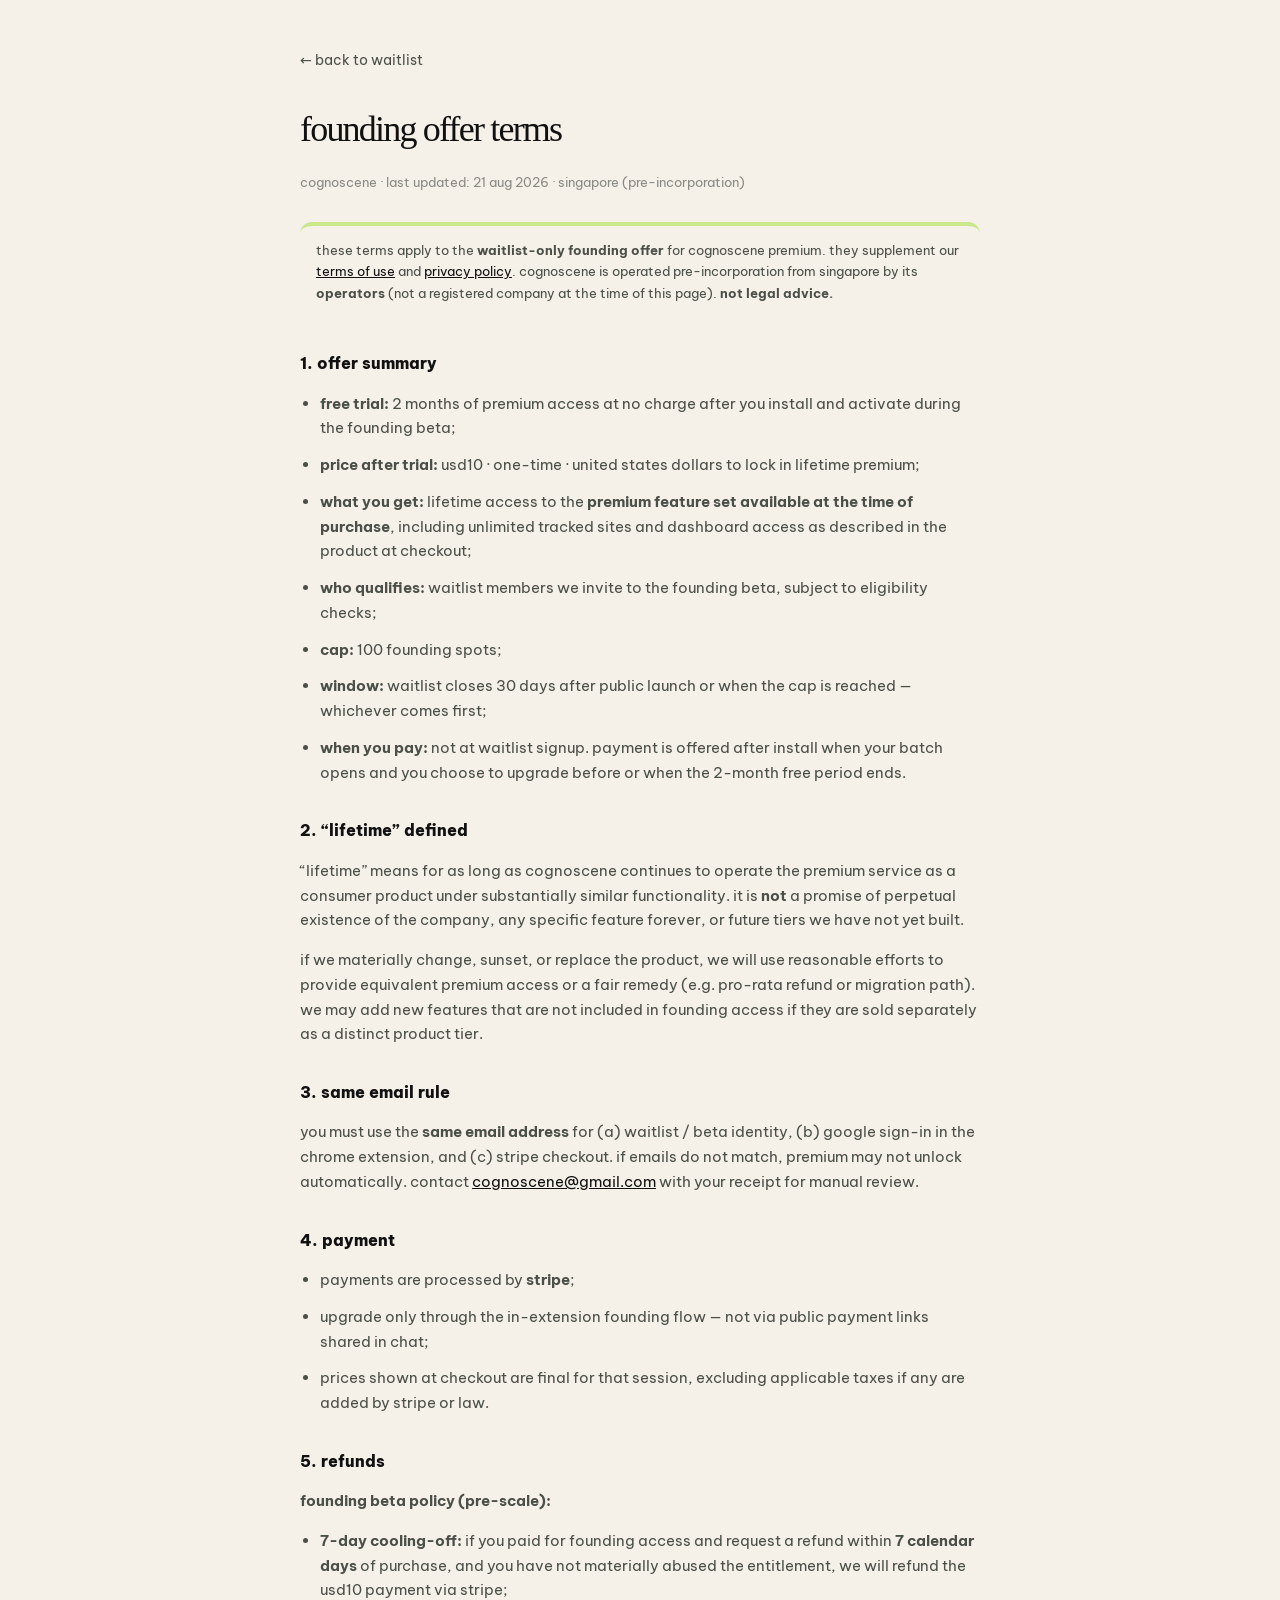
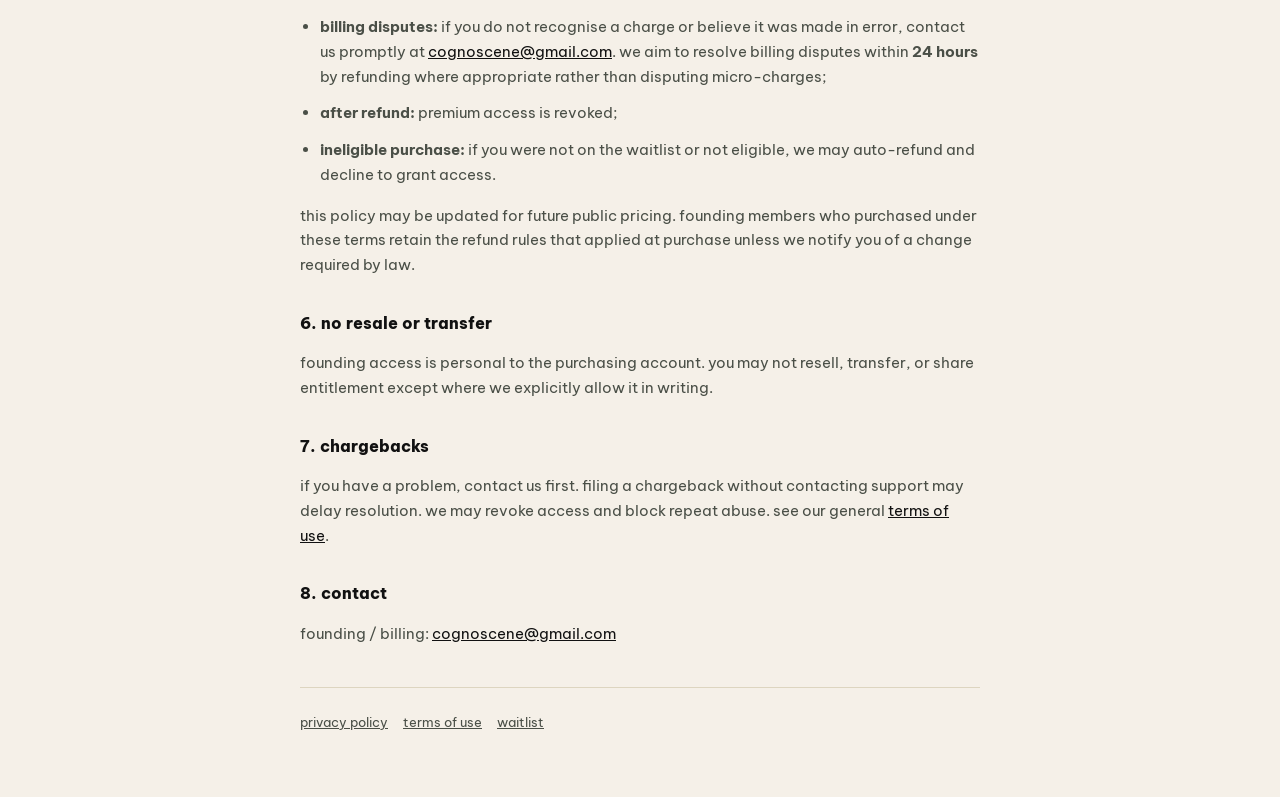
<file: founding-terms.html>
<!DOCTYPE html>
<html lang="en">
<head>
  <meta charset="UTF-8" />
  <meta name="viewport" content="width=device-width, initial-scale=1" />
  <title>cognoscene · founding offer terms</title>
  <link rel="icon" href="assets/cognoscene-mark.png" type="image/png" />
  <link rel="canonical" href="https://gencogno.github.io/cognoscene-waitlist/founding-terms.html" />
  <link href="https://fonts.googleapis.com/css2?family=Be+Vietnam+Pro:wght@400;800&display=swap" rel="stylesheet" />
  <link rel="stylesheet" href="assets/legal.css" />
</head>
<body>
  <div class="wrap">
    <a class="back" href="index.html">← back to waitlist</a>
    <h1>founding offer terms</h1>
    <p class="legal-meta">cognoscene · last updated: 21 aug 2026 · singapore (pre-incorporation)</p>

    <p class="legal-notice">
      these terms apply to the <strong>waitlist-only founding offer</strong> for cognoscene premium. they supplement our <a href="terms.html">terms of use</a> and <a href="privacy.html">privacy policy</a>. cognoscene is operated pre-incorporation from singapore by its <strong>operators</strong> (not a registered company at the time of this page). <strong>not legal advice.</strong>
    </p>

    <h2>1. offer summary</h2>
    <ul>
      <li><strong>free trial:</strong> 2 months of premium access at no charge after you install and activate during the founding beta;</li>
      <li><strong>price after trial:</strong> usd10 · one-time · united states dollars to lock in lifetime premium;</li>
      <li><strong>what you get:</strong> lifetime access to the <strong>premium feature set available at the time of purchase</strong>, including unlimited tracked sites and dashboard access as described in the product at checkout;</li>
      <li><strong>who qualifies:</strong> waitlist members we invite to the founding beta, subject to eligibility checks;</li>
      <li><strong>cap:</strong> 100 founding spots;</li>
      <li><strong>window:</strong> waitlist closes 30 days after public launch or when the cap is reached — whichever comes first;</li>
      <li><strong>when you pay:</strong> not at waitlist signup. payment is offered after install when your batch opens and you choose to upgrade before or when the 2-month free period ends.</li>
    </ul>

    <h2>2. “lifetime” defined</h2>
    <p>
      “lifetime” means for as long as cognoscene continues to operate the premium service as a consumer product under substantially similar functionality. it is <strong>not</strong> a promise of perpetual existence of the company, any specific feature forever, or future tiers we have not yet built.
    </p>
    <p>
      if we materially change, sunset, or replace the product, we will use reasonable efforts to provide equivalent premium access or a fair remedy (e.g. pro-rata refund or migration path). we may add new features that are not included in founding access if they are sold separately as a distinct product tier.
    </p>

    <h2>3. same email rule</h2>
    <p>
      you must use the <strong>same email address</strong> for (a) waitlist / beta identity, (b) google sign-in in the chrome extension, and (c) stripe checkout. if emails do not match, premium may not unlock automatically. contact <a href="mailto:cognoscene@gmail.com">cognoscene@gmail.com</a> with your receipt for manual review.
    </p>

    <h2>4. payment</h2>
    <ul>
      <li>payments are processed by <strong>stripe</strong>;</li>
      <li>upgrade only through the in-extension founding flow — not via public payment links shared in chat;</li>
      <li>prices shown at checkout are final for that session, excluding applicable taxes if any are added by stripe or law.</li>
    </ul>

    <h2>5. refunds</h2>
    <p><strong>founding beta policy (pre-scale):</strong></p>
    <ul>
      <li><strong>7-day cooling-off:</strong> if you paid for founding access and request a refund within <strong>7 calendar days</strong> of purchase, and you have not materially abused the entitlement, we will refund the usd10 payment via stripe;</li>
      <li><strong>billing disputes:</strong> if you do not recognise a charge or believe it was made in error, contact us promptly at <a href="mailto:cognoscene@gmail.com">cognoscene@gmail.com</a>. we aim to resolve billing disputes within <strong>24 hours</strong> by refunding where appropriate rather than disputing micro-charges;</li>
      <li><strong>after refund:</strong> premium access is revoked;</li>
      <li><strong>ineligible purchase:</strong> if you were not on the waitlist or not eligible, we may auto-refund and decline to grant access.</li>
    </ul>
    <p>
      this policy may be updated for future public pricing. founding members who purchased under these terms retain the refund rules that applied at purchase unless we notify you of a change required by law.
    </p>

    <h2>6. no resale or transfer</h2>
    <p>
      founding access is personal to the purchasing account. you may not resell, transfer, or share entitlement except where we explicitly allow it in writing.
    </p>

    <h2>7. chargebacks</h2>
    <p>
      if you have a problem, contact us first. filing a chargeback without contacting support may delay resolution. we may revoke access and block repeat abuse. see our general <a href="terms.html">terms of use</a>.
    </p>

    <h2>8. contact</h2>
    <p>
      founding / billing: <a href="mailto:cognoscene@gmail.com">cognoscene@gmail.com</a>
    </p>

    <nav class="footer-legal" aria-label="related legal">
      <a href="privacy.html">privacy policy</a>
      <a href="terms.html">terms of use</a>
      <a href="index.html">waitlist</a>
    </nav>
  </div>
</body>
</html>
</file>
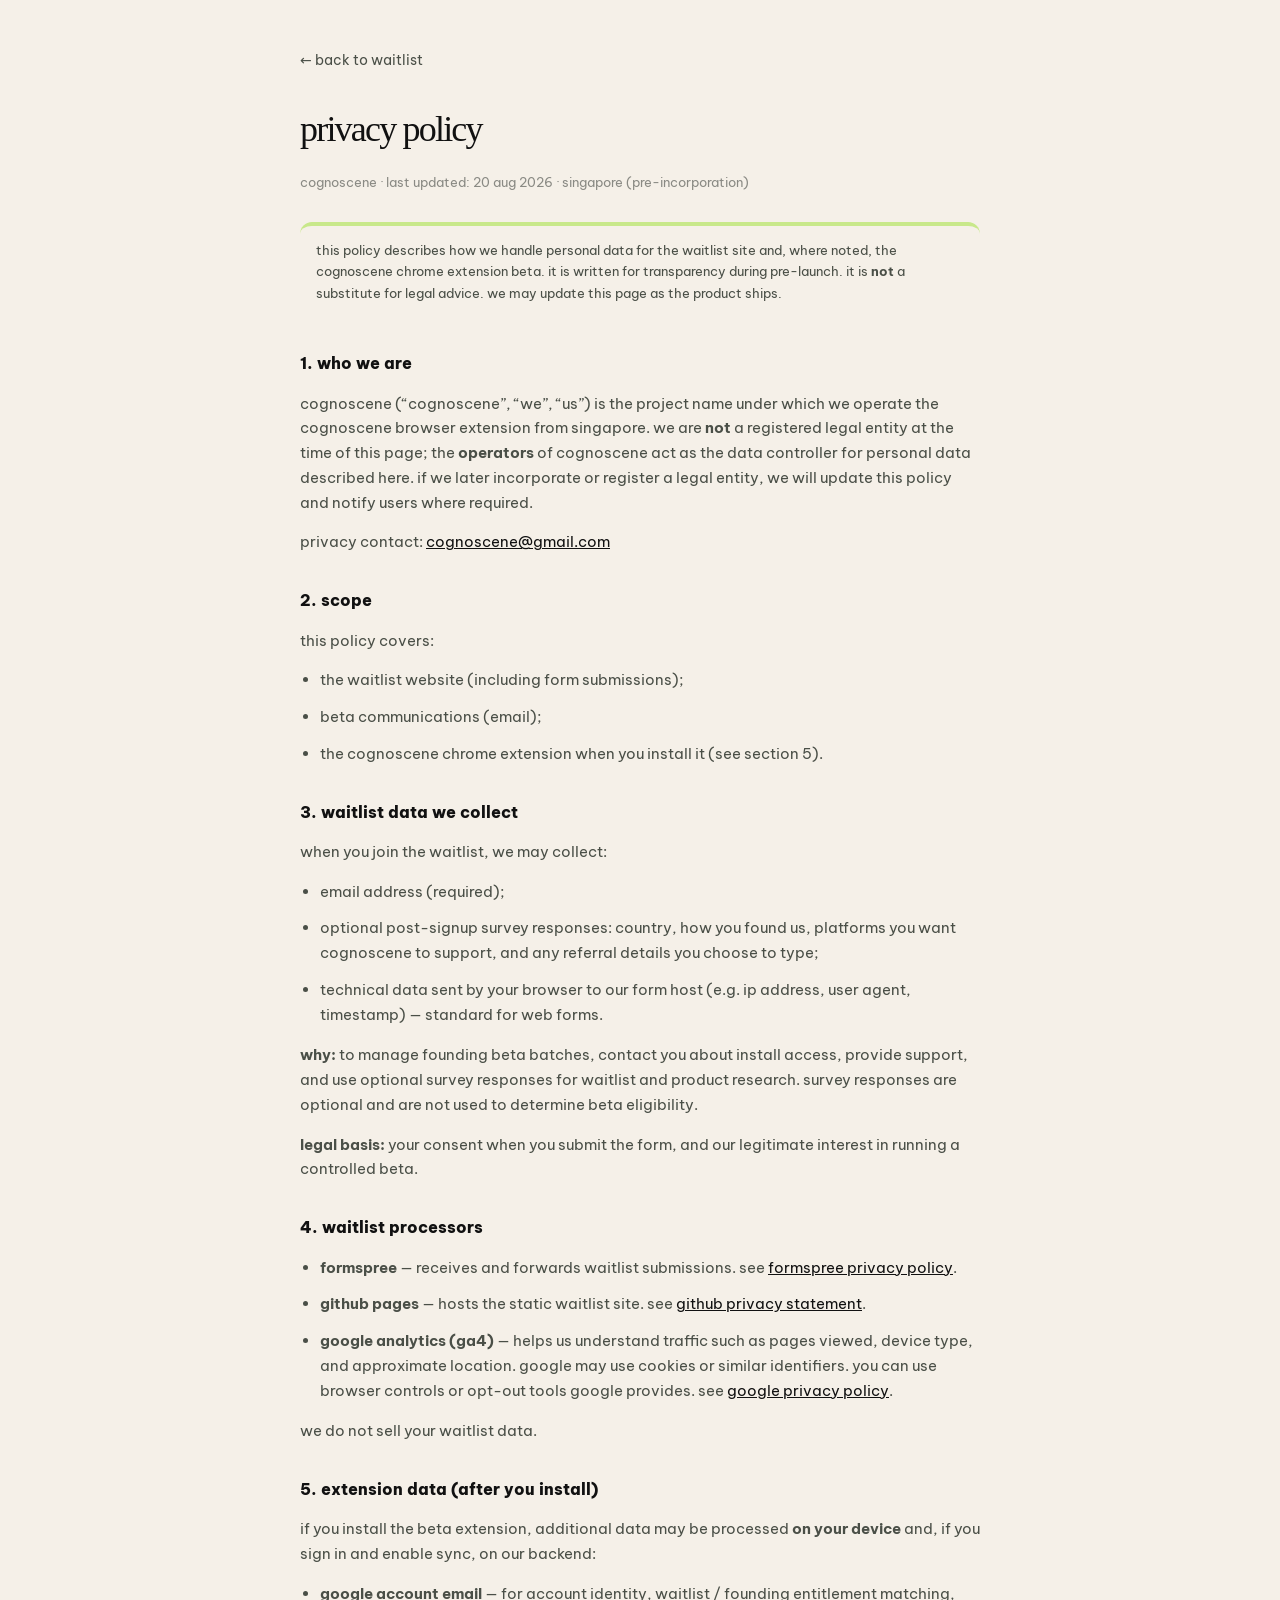
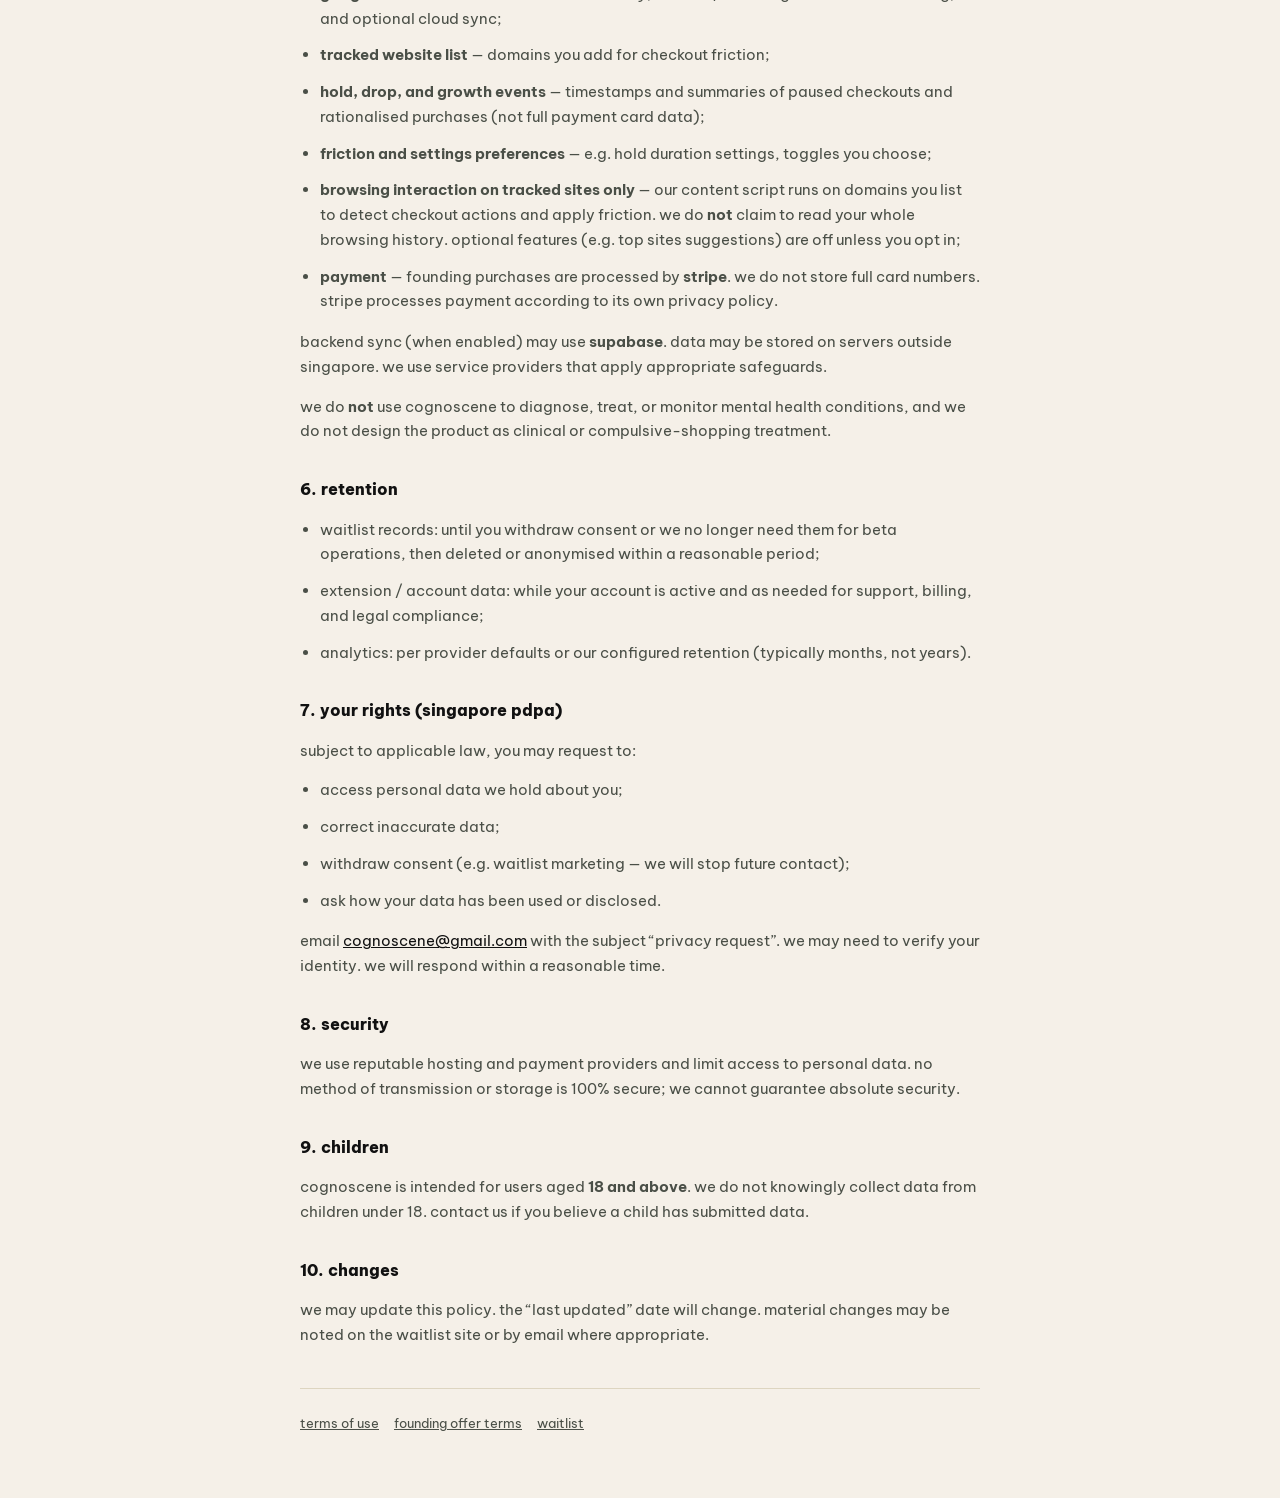
<file: privacy.html>
<!DOCTYPE html>
<html lang="en">
<head>
  <meta charset="UTF-8" />
  <meta name="viewport" content="width=device-width, initial-scale=1" />
  <title>cognoscene · privacy policy</title>
  <link rel="icon" href="assets/cognoscene-mark.png" type="image/png" />
  <link rel="canonical" href="https://gencogno.github.io/cognoscene-waitlist/privacy.html" />
  <link href="https://fonts.googleapis.com/css2?family=Be+Vietnam+Pro:wght@400;800&display=swap" rel="stylesheet" />
  <link rel="stylesheet" href="assets/legal.css" />
</head>
<body>
  <div class="wrap">
    <a class="back" href="index.html">← back to waitlist</a>
    <h1>privacy policy</h1>
    <p class="legal-meta">cognoscene · last updated: 20 aug 2026 · singapore (pre-incorporation)</p>

    <p class="legal-notice">
      this policy describes how we handle personal data for the waitlist site and, where noted, the cognoscene chrome extension beta. it is written for transparency during pre-launch. it is <strong>not</strong> a substitute for legal advice. we may update this page as the product ships.
    </p>

    <h2>1. who we are</h2>
    <p>
      cognoscene (“cognoscene”, “we”, “us”) is the project name under which we operate the cognoscene browser extension from singapore. we are <strong>not</strong> a registered legal entity at the time of this page; the <strong>operators</strong> of cognoscene act as the data controller for personal data described here. if we later incorporate or register a legal entity, we will update this policy and notify users where required.
    </p>
    <p>
      privacy contact: <a href="mailto:cognoscene@gmail.com">cognoscene@gmail.com</a>
    </p>

    <h2>2. scope</h2>
    <p>this policy covers:</p>
    <ul>
      <li>the waitlist website (including form submissions);</li>
      <li>beta communications (email);</li>
      <li>the cognoscene chrome extension when you install it (see section 5).</li>
    </ul>

    <h2>3. waitlist data we collect</h2>
    <p>when you join the waitlist, we may collect:</p>
    <ul>
      <li>email address (required);</li>
      <li>optional post-signup survey responses: country, how you found us, platforms you want cognoscene to support, and any referral details you choose to type;</li>
      <li>technical data sent by your browser to our form host (e.g. ip address, user agent, timestamp) — standard for web forms.</li>
    </ul>
    <p><strong>why:</strong> to manage founding beta batches, contact you about install access, provide support, and use optional survey responses for waitlist and product research. survey responses are optional and are not used to determine beta eligibility.</p>
    <p><strong>legal basis:</strong> your consent when you submit the form, and our legitimate interest in running a controlled beta.</p>

    <h2>4. waitlist processors</h2>
    <ul>
      <li><strong>formspree</strong> — receives and forwards waitlist submissions. see <a href="https://formspree.io/legal/privacy-policy" rel="noopener noreferrer">formspree privacy policy</a>.</li>
      <li><strong>github pages</strong> — hosts the static waitlist site. see <a href="https://docs.github.com/en/site-policy/privacy-policies/github-general-privacy-statement" rel="noopener noreferrer">github privacy statement</a>.</li>
      <li><strong>google analytics (ga4)</strong> — helps us understand traffic such as pages viewed, device type, and approximate location. google may use cookies or similar identifiers. you can use browser controls or opt-out tools google provides. see <a href="https://policies.google.com/privacy" rel="noopener noreferrer">google privacy policy</a>.</li>
    </ul>
    <p>we do not sell your waitlist data.</p>

    <h2>5. extension data (after you install)</h2>
    <p>if you install the beta extension, additional data may be processed <strong>on your device</strong> and, if you sign in and enable sync, on our backend:</p>
    <ul>
      <li><strong>google account email</strong> — for account identity, waitlist / founding entitlement matching, and optional cloud sync;</li>
      <li><strong>tracked website list</strong> — domains you add for checkout friction;</li>
      <li><strong>hold, drop, and growth events</strong> — timestamps and summaries of paused checkouts and rationalised purchases (not full payment card data);</li>
      <li><strong>friction and settings preferences</strong> — e.g. hold duration settings, toggles you choose;</li>
      <li><strong>browsing interaction on tracked sites only</strong> — our content script runs on domains you list to detect checkout actions and apply friction. we do <strong>not</strong> claim to read your whole browsing history. optional features (e.g. top sites suggestions) are off unless you opt in;</li>
      <li><strong>payment</strong> — founding purchases are processed by <strong>stripe</strong>. we do not store full card numbers. stripe processes payment according to its own privacy policy.</li>
    </ul>
    <p>
      backend sync (when enabled) may use <strong>supabase</strong>. data may be stored on servers outside singapore. we use service providers that apply appropriate safeguards.
    </p>
    <p>
      we do <strong>not</strong> use cognoscene to diagnose, treat, or monitor mental health conditions, and we do not design the product as clinical or compulsive-shopping treatment.
    </p>

    <h2>6. retention</h2>
    <ul>
      <li>waitlist records: until you withdraw consent or we no longer need them for beta operations, then deleted or anonymised within a reasonable period;</li>
      <li>extension / account data: while your account is active and as needed for support, billing, and legal compliance;</li>
      <li>analytics: per provider defaults or our configured retention (typically months, not years).</li>
    </ul>

    <h2>7. your rights (singapore pdpa)</h2>
    <p>subject to applicable law, you may request to:</p>
    <ul>
      <li>access personal data we hold about you;</li>
      <li>correct inaccurate data;</li>
      <li>withdraw consent (e.g. waitlist marketing — we will stop future contact);</li>
      <li>ask how your data has been used or disclosed.</li>
    </ul>
    <p>
      email <a href="mailto:cognoscene@gmail.com">cognoscene@gmail.com</a> with the subject “privacy request”. we may need to verify your identity. we will respond within a reasonable time.
    </p>

    <h2>8. security</h2>
    <p>
      we use reputable hosting and payment providers and limit access to personal data. no method of transmission or storage is 100% secure; we cannot guarantee absolute security.
    </p>

    <h2>9. children</h2>
    <p>
      cognoscene is intended for users aged <strong>18 and above</strong>. we do not knowingly collect data from children under 18. contact us if you believe a child has submitted data.
    </p>

    <h2>10. changes</h2>
    <p>
      we may update this policy. the “last updated” date will change. material changes may be noted on the waitlist site or by email where appropriate.
    </p>

    <nav class="footer-legal" aria-label="related legal">
      <a href="terms.html">terms of use</a>
      <a href="founding-terms.html">founding offer terms</a>
      <a href="index.html">waitlist</a>
    </nav>
  </div>
</body>
</html>
</file>
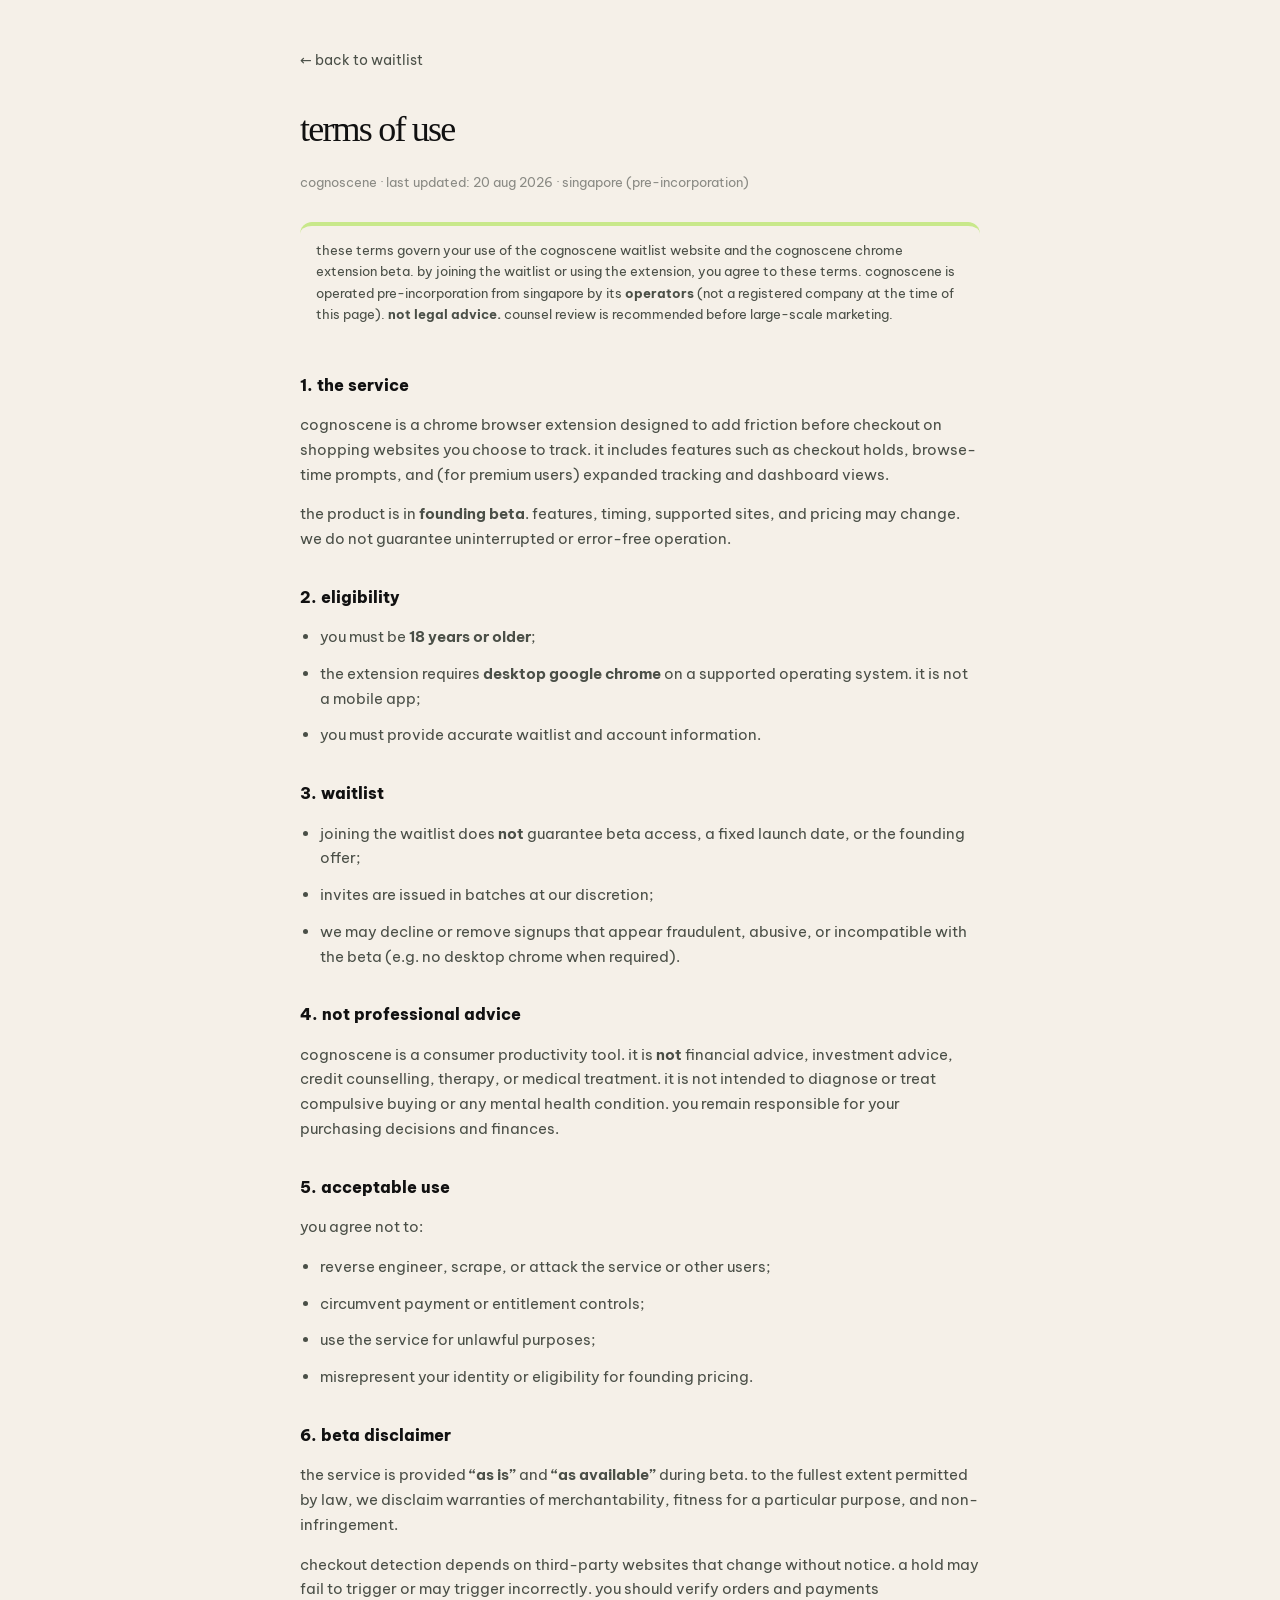
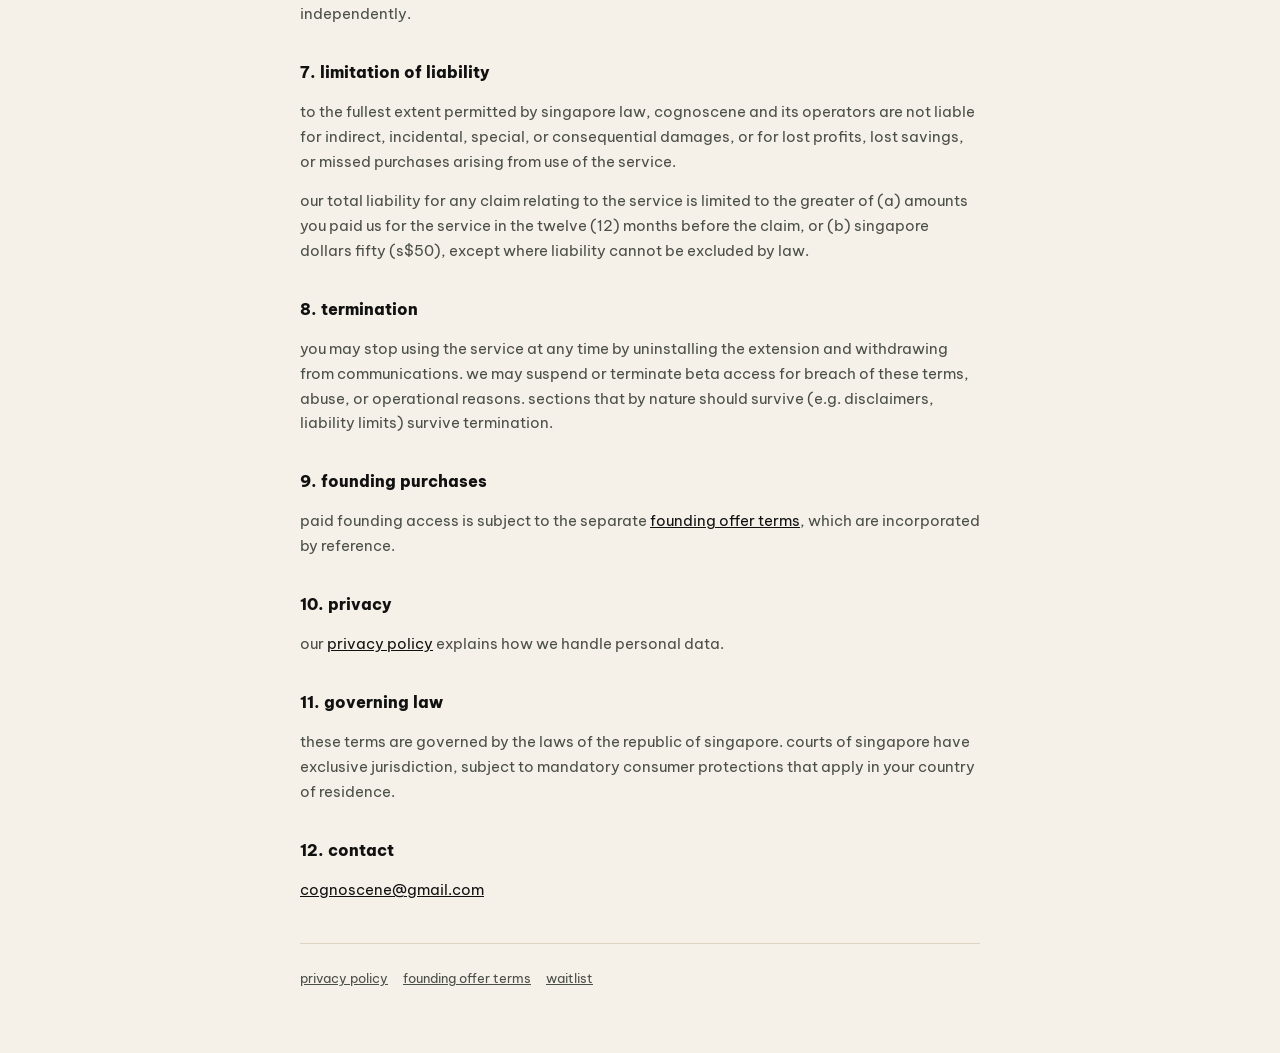
<file: terms.html>
<!DOCTYPE html>
<html lang="en">
<head>
  <meta charset="UTF-8" />
  <meta name="viewport" content="width=device-width, initial-scale=1" />
  <title>cognoscene · terms of use</title>
  <link rel="icon" href="assets/cognoscene-mark.png" type="image/png" />
  <link rel="canonical" href="https://gencogno.github.io/cognoscene-waitlist/terms.html" />
  <link href="https://fonts.googleapis.com/css2?family=Be+Vietnam+Pro:wght@400;800&display=swap" rel="stylesheet" />
  <link rel="stylesheet" href="assets/legal.css" />
</head>
<body>
  <div class="wrap">
    <a class="back" href="index.html">← back to waitlist</a>
    <h1>terms of use</h1>
    <p class="legal-meta">cognoscene · last updated: 20 aug 2026 · singapore (pre-incorporation)</p>

    <p class="legal-notice">
      these terms govern your use of the cognoscene waitlist website and the cognoscene chrome extension beta. by joining the waitlist or using the extension, you agree to these terms. cognoscene is operated pre-incorporation from singapore by its <strong>operators</strong> (not a registered company at the time of this page). <strong>not legal advice.</strong> counsel review is recommended before large-scale marketing.
    </p>

    <h2>1. the service</h2>
    <p>
      cognoscene is a chrome browser extension designed to add friction before checkout on shopping websites you choose to track. it includes features such as checkout holds, browse-time prompts, and (for premium users) expanded tracking and dashboard views.
    </p>
    <p>
      the product is in <strong>founding beta</strong>. features, timing, supported sites, and pricing may change. we do not guarantee uninterrupted or error-free operation.
    </p>

    <h2>2. eligibility</h2>
    <ul>
      <li>you must be <strong>18 years or older</strong>;</li>
      <li>the extension requires <strong>desktop google chrome</strong> on a supported operating system. it is not a mobile app;</li>
      <li>you must provide accurate waitlist and account information.</li>
    </ul>

    <h2>3. waitlist</h2>
    <ul>
      <li>joining the waitlist does <strong>not</strong> guarantee beta access, a fixed launch date, or the founding offer;</li>
      <li>invites are issued in batches at our discretion;</li>
      <li>we may decline or remove signups that appear fraudulent, abusive, or incompatible with the beta (e.g. no desktop chrome when required).</li>
    </ul>

    <h2>4. not professional advice</h2>
    <p>
      cognoscene is a consumer productivity tool. it is <strong>not</strong> financial advice, investment advice, credit counselling, therapy, or medical treatment. it is not intended to diagnose or treat compulsive buying or any mental health condition. you remain responsible for your purchasing decisions and finances.
    </p>

    <h2>5. acceptable use</h2>
    <p>you agree not to:</p>
    <ul>
      <li>reverse engineer, scrape, or attack the service or other users;</li>
      <li>circumvent payment or entitlement controls;</li>
      <li>use the service for unlawful purposes;</li>
      <li>misrepresent your identity or eligibility for founding pricing.</li>
    </ul>

    <h2>6. beta disclaimer</h2>
    <p>
      the service is provided <strong>“as is”</strong> and <strong>“as available”</strong> during beta. to the fullest extent permitted by law, we disclaim warranties of merchantability, fitness for a particular purpose, and non-infringement.
    </p>
    <p>
      checkout detection depends on third-party websites that change without notice. a hold may fail to trigger or may trigger incorrectly. you should verify orders and payments independently.
    </p>

    <h2>7. limitation of liability</h2>
    <p>
      to the fullest extent permitted by singapore law, cognoscene and its operators are not liable for indirect, incidental, special, or consequential damages, or for lost profits, lost savings, or missed purchases arising from use of the service.
    </p>
    <p>
      our total liability for any claim relating to the service is limited to the greater of (a) amounts you paid us for the service in the twelve (12) months before the claim, or (b) singapore dollars fifty (s$50), except where liability cannot be excluded by law.
    </p>

    <h2>8. termination</h2>
    <p>
      you may stop using the service at any time by uninstalling the extension and withdrawing from communications. we may suspend or terminate beta access for breach of these terms, abuse, or operational reasons. sections that by nature should survive (e.g. disclaimers, liability limits) survive termination.
    </p>

    <h2>9. founding purchases</h2>
    <p>
      paid founding access is subject to the separate <a href="founding-terms.html">founding offer terms</a>, which are incorporated by reference.
    </p>

    <h2>10. privacy</h2>
    <p>
      our <a href="privacy.html">privacy policy</a> explains how we handle personal data.
    </p>

    <h2>11. governing law</h2>
    <p>
      these terms are governed by the laws of the republic of singapore. courts of singapore have exclusive jurisdiction, subject to mandatory consumer protections that apply in your country of residence.
    </p>

    <h2>12. contact</h2>
    <p>
      <a href="mailto:cognoscene@gmail.com">cognoscene@gmail.com</a>
    </p>

    <nav class="footer-legal" aria-label="related legal">
      <a href="privacy.html">privacy policy</a>
      <a href="founding-terms.html">founding offer terms</a>
      <a href="index.html">waitlist</a>
    </nav>
  </div>
</body>
</html>
</file>
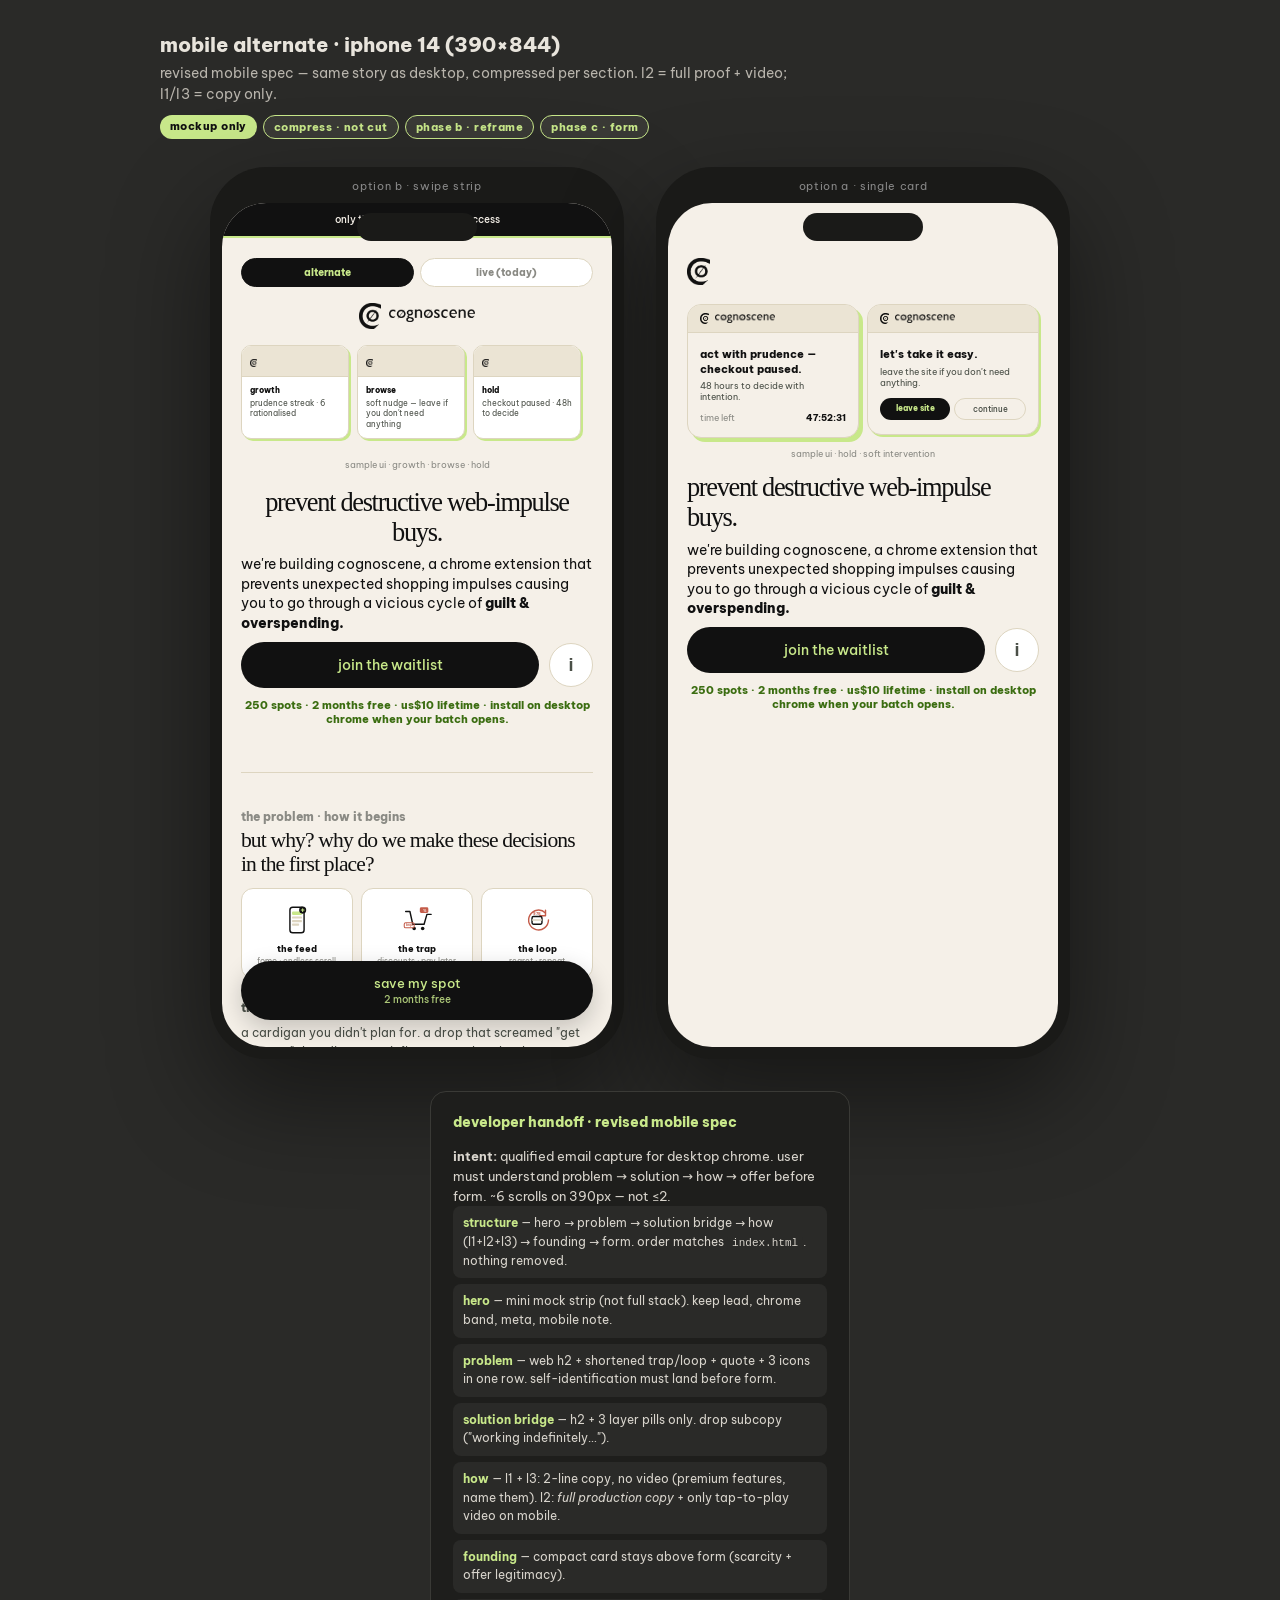
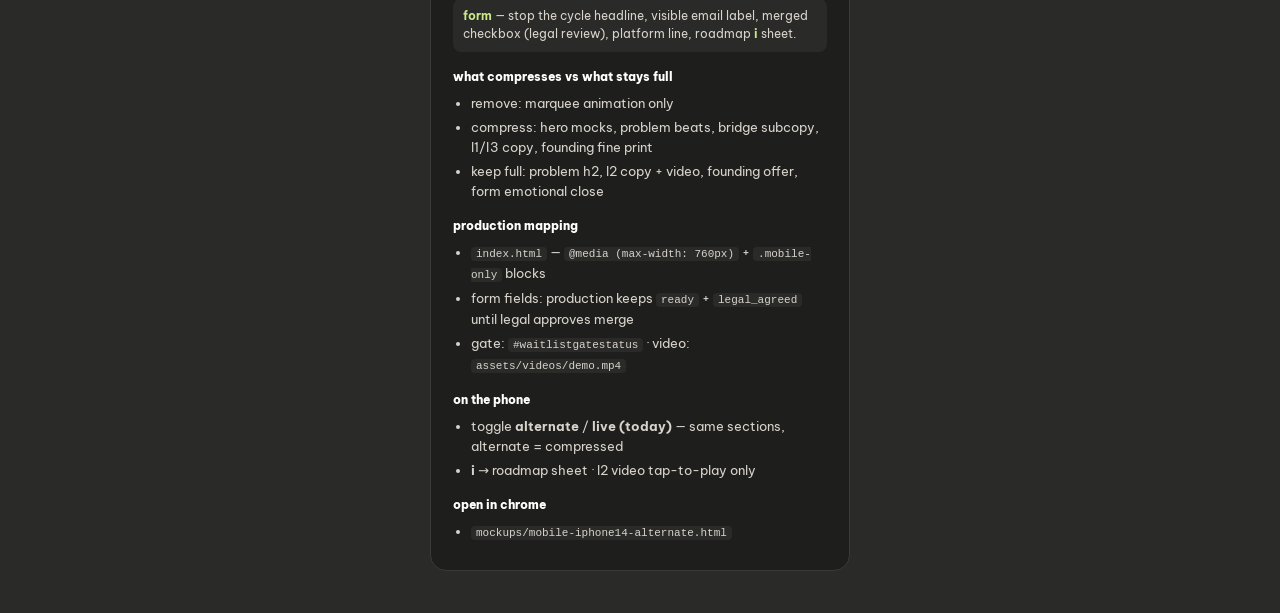
<file: mockups/mobile-iphone14-alternate.html>
<!DOCTYPE html>
<html lang="en">
<head>
  <meta charset="UTF-8" />
  <meta name="viewport" content="width=device-width, initial-scale=1" />
  <title>cognoscene · mobile alternate mockup (iphone 14)</title>
  <link rel="preconnect" href="https://fonts.googleapis.com" />
  <link rel="preconnect" href="https://fonts.gstatic.com" crossorigin />
  <link href="https://fonts.googleapis.com/css2?family=Be+Vietnam+Pro:wght@400;500;800&display=swap" rel="stylesheet" />
  <style>
    :root {
      --cream: #f5f0e8;
      --cream-2: #ebe4d4;
      --black: #111111;
      --mid: #4a4f47;
      --muted: #8a8a84;
      --line: #ddd5c0;
      --lime: #c8e88a;
      --green: #3b6d11;
      --danger: #c45c4a;
      --white: #ffffff;
      --serif: 'Times New Roman', Times, serif;
      --sans: 'Be Vietnam Pro', system-ui, sans-serif;
      --gutter: 0.5cm;
      --phone-w: 390px;
      --phone-h: 844px;
      --radius-device: 44px;
    }

    *, *::before, *::after { box-sizing: border-box; margin: 0; padding: 0; }

    body {
      font-family: var(--sans);
      background: #2a2a28;
      color: var(--black);
      min-height: 100vh;
      padding: 32px 20px 48px;
      text-transform: lowercase;
      -webkit-font-smoothing: antialiased;
    }

    .page-header {
      max-width: 960px;
      margin: 0 auto 28px;
      color: #e8e4dc;
    }
    .page-header h1 {
      font-size: 1.25rem;
      font-weight: 800;
      margin-bottom: 6px;
    }
    .page-header p {
      font-size: 14px;
      color: #b8b4ac;
      line-height: 1.5;
      max-width: 640px;
    }
    .page-header .tags { display: flex; flex-wrap: wrap; gap: 6px; margin-top: 10px; }
    .page-header .tag {
      display: inline-block;
      font-size: 11px;
      font-weight: 800;
      letter-spacing: 0.04em;
      color: var(--black);
      background: var(--lime);
      padding: 4px 10px;
      border-radius: 999px;
    }
    .page-header .tag--phase {
      background: #3a3a36;
      color: #d8d4cc;
      border: 1px solid #555;
    }
    .page-header .tag--phase.is-done {
      border-color: var(--lime);
      color: var(--lime);
    }

    .stage {
      display: flex;
      flex-wrap: wrap;
      gap: 32px;
      justify-content: center;
      align-items: flex-start;
      max-width: 960px;
      margin: 0 auto;
    }

    /* iphone 14 shell */
    .device {
      width: calc(var(--phone-w) + 24px);
      padding: 12px;
      background: #1a1a18;
      border-radius: calc(var(--radius-device) + 12px);
      box-shadow: 0 40px 100px rgba(0, 0, 0, 0.45);
      flex-shrink: 0;
    }
    .device-label {
      text-align: center;
      font-size: 11px;
      color: #888;
      margin-bottom: 10px;
      letter-spacing: 0.06em;
    }
    .device-screen {
      width: var(--phone-w);
      height: var(--phone-h);
      border-radius: var(--radius-device);
      overflow: hidden;
      position: relative;
      background: var(--cream);
      display: flex;
      flex-direction: column;
    }
    .device-notch {
      position: absolute;
      top: 10px;
      left: 50%;
      transform: translateX(-50%);
      width: 120px;
      height: 28px;
      background: #1a1a18;
      border-radius: 999px;
      z-index: 300;
      pointer-events: none;
    }
    .device-scroll {
      flex: 1;
      overflow-y: auto;
      overflow-x: hidden;
      padding: var(--gutter);
      padding-top: calc(var(--gutter) + 36px);
      padding-bottom: calc(88px + var(--gutter));
      scrollbar-width: thin;
      scroll-behavior: smooth;
    }

    .m-view-toggle {
      display: flex;
      gap: 6px;
      margin-bottom: 16px;
    }
    .m-view-toggle button {
      flex: 1;
      border: 1px solid var(--line);
      border-radius: 999px;
      padding: 7px 10px;
      font: inherit;
      font-size: 10px;
      font-weight: 800;
      background: var(--white);
      color: var(--muted);
      cursor: pointer;
    }
    .m-view-toggle button.is-active {
      background: var(--black);
      color: var(--lime);
      border-color: var(--black);
    }
    .m-view-panel { display: none; }
    .m-view-panel.is-active { display: block; }

    /* live preview — abbreviated production scroll */
    .m-live-section {
      margin-bottom: 20px;
      padding: 14px;
      border: 1px dashed var(--line);
      border-radius: 12px;
      background: var(--white);
    }
    .m-live-section h3 {
      font-size: 11px;
      font-weight: 800;
      color: var(--black);
      margin-bottom: 6px;
    }
    .m-live-section p {
      font-size: 11px;
      color: var(--muted);
      line-height: 1.45;
    }
    .m-live-section.is-compressed h3::after {
      content: ' · shortened in alternate';
      color: var(--green);
      font-weight: 500;
    }
    .m-live-tag {
      display: inline-block;
      font-size: 9px;
      font-weight: 800;
      color: var(--green);
      background: rgba(200, 232, 138, 0.35);
      padding: 2px 8px;
      border-radius: 999px;
      margin-bottom: 8px;
    }

    /* ——— alternate mobile UI (target state) ——— */
    .m-top {
      position: absolute;
      top: 0;
      left: 0;
      right: 0;
      z-index: 100;
      background: var(--black);
      color: var(--cream);
      padding: 10px var(--gutter);
      font-size: 10px;
      font-weight: 500;
      text-align: center;
      border-bottom: 2px solid var(--lime);
    }
    .m-top strong { color: var(--lime); font-weight: 800; }

    .m-logo {
      display: flex;
      align-items: center;
      gap: 8px;
      justify-content: center;
      margin-bottom: 16px;
    }
    .m-logo img { display: block; object-fit: contain; }
    .m-logo-mark { height: 26px; width: auto; }
    .m-logo-word { height: 13px; width: auto; }

    .m-hero-mock {
      max-width: 240px;
      margin: 0 auto 18px;
      border: 1px solid var(--line);
      border-radius: 14px;
      overflow: hidden;
      box-shadow: 0 16px 40px rgba(0, 0, 0, 0.12), 4px 4px 0 var(--lime);
      background: var(--cream);
    }
    .m-mock-head {
      background: var(--cream-2);
      padding: 8px 12px;
      display: flex;
      align-items: center;
      gap: 6px;
      border-bottom: 1px solid var(--line);
    }
    .m-mock-head img { height: 11px; width: auto; }
    .m-mock-body { padding: 14px 12px; }
    .m-mock-body .title {
      font-size: 11px;
      font-weight: 800;
      line-height: 1.35;
      margin-bottom: 4px;
    }
    .m-mock-body .sub {
      font-size: 9px;
      color: var(--mid);
      margin-bottom: 10px;
    }
    .m-timer {
      display: flex;
      justify-content: space-between;
      font-size: 9px;
      color: var(--muted);
    }
    .m-timer strong { color: var(--black); font-weight: 800; }

    .m-h1 {
      font-family: var(--serif);
      font-size: 1.65rem;
      font-weight: 400;
      line-height: 1.12;
      letter-spacing: -0.05em;
      text-align: center;
      margin-bottom: 8px;
    }
    .m-sub {
      font-size: 14px;
      font-weight: 800;
      text-align: center;
      line-height: 1.4;
      margin-bottom: 8px;
    }
    .m-cta-primary {
      display: block;
      width: 100%;
      text-align: center;
      background: var(--black);
      color: var(--lime);
      border-radius: 999px;
      padding: 14px 20px;
      font: inherit;
      font-size: 14px;
      font-weight: 500;
      text-decoration: none;
      border: none;
      cursor: pointer;
      margin-bottom: 8px;
    }

    .m-chrome-band {
      font-size: 11px;
      text-align: center;
      line-height: 1.45;
      padding: 8px 12px;
      margin-bottom: 10px;
      border: 1px solid var(--line);
      border-radius: 10px;
      background: var(--white);
      color: var(--mid);
    }
    .m-chrome-band strong { color: var(--black); font-weight: 800; }

    .m-lead {
      font-size: 13px;
      color: var(--mid);
      text-align: center;
      line-height: 1.5;
      margin-bottom: 14px;
    }
    .m-meta {
      font-size: 11px;
      font-weight: 800;
      text-align: center;
      color: var(--green);
      margin-bottom: 10px;
    }
    .m-note {
      font-size: 12px;
      color: var(--mid);
      text-align: center;
      line-height: 1.45;
      margin-bottom: 20px;
      padding: 8px 10px;
      background: rgba(200, 232, 138, 0.25);
      border-radius: 10px;
    }

    .m-mock-strip {
      display: flex;
      gap: 8px;
      overflow-x: auto;
      margin-bottom: 16px;
      padding-bottom: 4px;
      scrollbar-width: none;
    }
    .m-mock-strip::-webkit-scrollbar { display: none; }
    .m-mock-mini {
      flex: 0 0 108px;
      border: 1px solid var(--line);
      border-radius: 10px;
      overflow: hidden;
      background: var(--white);
      box-shadow: 2px 2px 0 var(--lime);
    }
    .m-mock-mini-head {
      background: var(--cream-2);
      padding: 5px 8px;
      border-bottom: 1px solid var(--line);
    }
    .m-mock-mini-head img { height: 8px; width: auto; margin-right: 4px; }
    .m-mock-mini-body {
      padding: 8px;
      font-size: 8px;
      line-height: 1.35;
      color: var(--mid);
      min-height: 52px;
    }
    .m-mock-mini-body strong {
      display: block;
      color: var(--black);
      font-weight: 800;
      font-size: 8px;
      margin-bottom: 2px;
    }
    .m-mock-tag {
      display: block;
      font-size: 9px;
      color: var(--muted);
      text-align: center;
      margin-bottom: 18px;
    }

    .m-section {
      margin-bottom: 36px;
      padding-bottom: 36px;
      border-bottom: 1px solid var(--line);
    }
    .m-section:last-of-type { border-bottom: none; }

    .m-h2 {
      font-family: var(--serif);
      font-size: 1.35rem;
      font-weight: 400;
      line-height: 1.12;
      letter-spacing: -0.04em;
      margin-bottom: 12px;
    }
    .m-lead-in {
      font-size: 13px;
      color: var(--mid);
      line-height: 1.5;
      margin-bottom: 16px;
    }

    .m-icon-row {
      display: grid;
      grid-template-columns: repeat(3, 1fr);
      gap: 8px;
      margin-bottom: 20px;
    }
    .m-icon-card {
      border: 1px solid var(--line);
      border-radius: 12px;
      background: var(--white);
      padding: 14px 8px 12px;
      text-align: center;
      list-style: none;
    }
    .m-icon-card svg {
      width: 34px;
      height: 34px;
      margin: 0 auto 6px;
      display: block;
    }
    .m-icon-card-name {
      display: block;
      font-size: 9px;
      font-weight: 800;
      color: var(--black);
      margin-bottom: 2px;
    }
    .m-icon-card-sub {
      display: block;
      font-size: 8px;
      color: var(--muted);
      line-height: 1.3;
    }

    .m-beat { margin-bottom: 16px; }
    .m-beat-label {
      font-size: 10px;
      font-weight: 800;
      color: var(--danger);
      text-transform: lowercase;
      margin-bottom: 6px;
    }
    .m-beat p {
      font-size: 12px;
      color: var(--mid);
      line-height: 1.55;
    }
    .m-beat p .danger { color: var(--danger); }
    .m-quote {
      font-family: var(--serif);
      font-size: 1.15rem;
      font-style: italic;
      text-align: center;
      margin: 20px 0;
      color: var(--danger);
      line-height: 1.25;
    }

    .m-bridge-sub {
      font-size: 12px;
      color: var(--muted);
      margin-bottom: 14px;
    }
    .m-layers-label {
      font-size: 10px;
      font-weight: 800;
      color: var(--muted);
      margin-bottom: 8px;
    }
    .m-layers {
      display: flex;
      flex-direction: column;
    }
    .m-layer-row {
      display: flex;
      align-items: center;
      justify-content: space-between;
      gap: 10px;
      padding: 14px 0;
      border-bottom: 1px solid var(--line);
      font-size: 11px;
    }
    .m-layer-row:last-child { border-bottom: none; }
    .m-layer-row span { color: var(--mid); flex: 1; line-height: 1.35; }
    .m-layer-row strong { font-weight: 800; color: var(--black); white-space: nowrap; }

    .m-founding-terms {
      text-align: center;
      font-size: 10px;
      margin-top: 8px;
    }
    .m-founding-terms a { color: var(--muted); text-decoration: underline; }

    .m-how-tabs {
      display: flex;
      gap: 4px;
      margin-bottom: 18px;
      background: var(--cream-2);
      border-radius: 12px;
      padding: 4px;
    }
    .m-how-tab {
      flex: 1;
      border: none;
      border-radius: 8px;
      padding: 10px 4px;
      font: inherit;
      font-size: 9.5px;
      font-weight: 800;
      background: transparent;
      color: var(--muted);
      cursor: pointer;
      text-align: center;
      line-height: 1.2;
      transition: background 0.18s, color 0.18s;
    }
    .m-how-tab.is-active {
      background: var(--black);
      color: var(--lime);
    }

    /* slide wrapper */
    .m-how-slider-wrap {
      overflow: hidden;
      border-radius: 14px;
      border: 1px solid var(--line);
      background: var(--white);
      margin-bottom: 16px;
      transition: border-color 0.2s ease, box-shadow 0.2s ease;
    }
    .m-how-slider-wrap.is-proof {
      border: 2px solid var(--black);
      box-shadow: 4px 4px 0 var(--lime);
    }
    .m-how-slider-track {
      display: flex;
      transition: transform 0.32s cubic-bezier(0.4, 0, 0.2, 1);
      will-change: transform;
      transform: translateX(-100%); /* default: rationalisation (index 1) */
    }
    .m-how-panel {
      min-width: 100%;
      flex-shrink: 0;
      padding: 18px 14px;
      background: var(--white);
    }
    .m-step {
      margin-bottom: 14px;
      padding: 12px;
      border: 1px solid var(--line);
      border-radius: 14px;
      background: var(--white);
    }
    .m-step-label {
      font-size: 10px;
      font-weight: 800;
      color: var(--muted);
      margin-bottom: 8px;
    }
    .m-step-title {
      font-size: 13px;
      font-weight: 800;
      margin-bottom: 10px;
      line-height: 1.3;
    }
    .m-step-copy {
      font-size: 12px;
      color: var(--mid);
      line-height: 1.55;
      margin-bottom: 14px;
    }
    .m-tier-note {
      font-size: 10px;
      color: var(--muted);
      line-height: 1.4;
      margin-bottom: 0;
    }
    .m-tier-note strong { color: var(--black); font-weight: 800; }
    .m-how-footnote {
      font-size: 10px;
      color: var(--muted);
      text-align: center;
      line-height: 1.45;
      margin-top: 18px;
    }

    .m-founding-card {
      display: block;
      padding: 20px;
      border: 2px solid var(--black);
      border-radius: 16px;
      background: var(--white);
      text-decoration: none;
      color: inherit;
      box-shadow: 4px 4px 0 var(--lime);
      margin-bottom: 8px;
    }
    .m-founding-card h3 {
      font-size: 14px;
      font-weight: 800;
      margin-bottom: 8px;
    }
    .m-founding-card p {
      font-size: 12px;
      color: var(--mid);
      line-height: 1.5;
      margin-bottom: 6px;
    }
    .m-founding-card .highlight { color: var(--black); font-weight: 800; }
    .m-founding-card .m-founding-cta {
      display: inline-block;
      margin-top: 6px;
      font-size: 12px;
      font-weight: 800;
      color: var(--green);
    }
    .m-founding-fine {
      font-size: 9px;
      color: var(--muted);
      line-height: 1.45;
      text-align: center;
    }

    .m-bridge-inline {
      font-size: 12px;
      color: var(--mid);
      text-align: center;
      line-height: 1.45;
      margin-bottom: 20px;
    }

    #mockForm { scroll-margin-top: 72px; }

    .m-form-offer {
      font-size: 13px;
      line-height: 1.5;
      color: var(--mid);
      text-align: left;
      margin-bottom: 14px;
      padding: 12px 14px;
      background: var(--white);
      border: 1px solid var(--line);
      border-left: 3px solid var(--lime);
      border-radius: 12px;
    }
    .m-form-offer .highlight {
      color: var(--black);
      font-weight: 800;
    }

    .m-field-label {
      display: block;
      font-size: 13px;
      font-weight: 800;
      color: var(--black);
      text-align: left;
      margin-bottom: 6px;
    }
    .m-field {
      width: 100%;
      border: 1px solid var(--line);
      border-radius: 999px;
      padding: 14px 18px;
      font: inherit;
      font-size: 14px;
      background: var(--white);
      margin-bottom: 14px;
    }

    .m-form-head {
      display: flex;
      align-items: flex-start;
      justify-content: space-between;
      gap: 10px;
      margin-bottom: 6px;
    }
    .m-form-head-text { flex: 1; text-align: left; }
    .m-eyebrow {
      font-size: 12px;
      font-weight: 800;
      color: var(--muted);
      margin-bottom: 4px;
    }
    .m-form-h2 {
      font-family: var(--serif);
      font-size: 1.45rem;
      font-weight: 400;
      line-height: 1.1;
      letter-spacing: -0.04em;
    }
    .m-info-btn {
      width: 44px;
      height: 44px;
      border: 1px solid var(--line);
      border-radius: 999px;
      background: var(--white);
      color: var(--mid);
      font-size: 18px;
      font-weight: 800;
      cursor: pointer;
      flex-shrink: 0;
      line-height: 1;
    }
    .m-info-btn[aria-expanded="true"] {
      background: var(--lime);
      border-color: var(--black);
      color: var(--black);
    }
    .m-form-sub {
      font-size: 14px;
      color: var(--mid);
      margin-bottom: 10px;
      text-align: left;
    }
    .m-gate {
      font-size: 12px;
      color: var(--muted);
      text-align: center;
      margin-bottom: 14px;
      line-height: 1.5;
    }
    .m-gate strong { color: var(--black); font-weight: 800; }

    .m-check {
      display: flex;
      align-items: flex-start;
      gap: 10px;
      font-size: 13px;
      line-height: 1.5;
      margin: 8px 0;
      text-align: left;
    }
    .m-check input { width: 18px; height: 18px; min-width: 18px; min-height: 18px; margin-top: 2px; accent-color: var(--black); flex-shrink: 0; }
    .m-check a { color: var(--black); text-decoration: underline; }
    .m-check--merged { margin-bottom: 12px; }
    .m-platform {
      font-size: 11px;
      color: var(--muted);
      text-align: center;
      margin: 12px 0 10px;
      line-height: 1.45;
    }
    .m-platform strong { color: var(--black); font-weight: 800; }
    .m-submit {
      width: 100%;
      border: none;
      border-radius: 999px;
      padding: 15px 18px;
      background: var(--black);
      color: var(--lime);
      font: inherit;
      font-size: 15px;
      font-weight: 500;
      cursor: pointer;
      margin-top: 4px;
    }
    .m-form-trust {
      font-size: 10px;
      color: var(--muted);
      text-align: center;
      margin-top: 12px;
      line-height: 1.45;
    }

    .m-video-placeholder {
      aspect-ratio: 16 / 10;
      border-radius: 12px;
      border: 3px solid var(--black);
      background: var(--cream-2);
      display: flex;
      flex-direction: column;
      align-items: center;
      justify-content: center;
      gap: 8px;
      font-size: 11px;
      color: var(--muted);
      margin-bottom: 8px;
      cursor: pointer;
      position: relative;
      overflow: hidden;
    }
    .m-video-placeholder.is-playing {
      color: transparent;
    }
    .m-video-placeholder video {
      display: none;
      width: 100%;
      height: 100%;
      object-fit: cover;
      position: absolute;
      inset: 0;
    }
    .m-video-placeholder.is-playing video {
      display: block;
    }
    .m-video-placeholder .play-hint {
      font-size: 10px;
      color: var(--mid);
    }

    .m-footer {
      margin-top: 28px;
      padding-top: 16px;
      border-top: 1px solid var(--line);
      font-size: 11px;
      color: var(--muted);
      text-align: center;
      line-height: 1.6;
    }

    .m-sticky {
      position: absolute;
      left: var(--gutter);
      right: var(--gutter);
      bottom: calc(var(--gutter) + 8px);
      z-index: 200;
    }
    .m-sticky a {
      display: block;
      text-align: center;
      background: var(--black);
      color: var(--lime);
      border-radius: 999px;
      padding: 14px 16px;
      font-size: 13px;
      font-weight: 500;
      text-decoration: none;
      box-shadow: 0 8px 24px rgba(0, 0, 0, 0.2);
    }
    .m-sticky small {
      display: block;
      margin-top: 2px;
      font-size: 10px;
      opacity: 0.85;
    }

    /* bottom sheet */
    .m-sheet {
      position: absolute;
      inset: 0;
      z-index: 400;
      display: flex;
      align-items: flex-end;
      justify-content: center;
      background: rgba(17, 17, 17, 0.55);
      opacity: 0;
      visibility: hidden;
      pointer-events: none;
      transition: opacity 0.22s ease, visibility 0.22s ease;
    }
    .m-sheet.is-open {
      opacity: 1;
      visibility: visible;
      pointer-events: auto;
    }
    .m-sheet-dialog {
      width: calc(100% - var(--gutter) * 2);
      margin-bottom: var(--gutter);
      padding: 20px 18px 18px;
      background: var(--white);
      border: 1px solid var(--line);
      border-radius: 20px;
      text-align: center;
      transform: translateY(110%);
      transition: transform 0.28s cubic-bezier(0.4, 0, 0.2, 1);
    }
    .m-sheet.is-open .m-sheet-dialog { transform: translateY(0); }
    .m-sheet-dialog h3 {
      font-size: 15px;
      font-weight: 800;
      margin-bottom: 8px;
    }
    .m-sheet-dialog p {
      font-size: 13px;
      color: var(--mid);
      line-height: 1.55;
      margin-bottom: 14px;
    }
    .m-sheet-dismiss {
      width: 100%;
      border: none;
      border-radius: 999px;
      padding: 13px 16px;
      background: var(--black);
      color: var(--lime);
      font: inherit;
      font-size: 14px;
      font-weight: 500;
      cursor: pointer;
    }

    /* developer notes */
    .dev-notes {
      flex: 1;
      min-width: 280px;
      max-width: 420px;
      background: #1e1e1c;
      border: 1px solid #3a3a36;
      border-radius: 16px;
      padding: 20px 22px;
      color: #d8d4cc;
      font-size: 13px;
      line-height: 1.55;
    }
    .dev-notes h2 {
      font-size: 14px;
      font-weight: 800;
      color: var(--lime);
      margin-bottom: 12px;
    }
    .dev-notes h3 {
      font-size: 12px;
      font-weight: 800;
      color: #fff;
      margin: 16px 0 6px;
    }
    .dev-notes ul {
      padding-left: 18px;
      margin-bottom: 8px;
    }
    .dev-notes li { margin-bottom: 4px; }
    .dev-notes code {
      font-size: 11px;
      background: #2a2a28;
      padding: 1px 5px;
      border-radius: 4px;
    }
    .dev-notes .removed { color: #c45c4a; }
    .dev-notes .phase-done { color: var(--lime); }
    .dev-notes .phase-list {
      list-style: none;
      padding-left: 0;
      margin-bottom: 12px;
    }
    .dev-notes .phase-list li {
      padding: 8px 10px;
      margin-bottom: 6px;
      background: #2a2a28;
      border-radius: 8px;
      font-size: 12px;
    }
    .dev-notes .phase-list strong { color: var(--lime); }

    @media (max-width: 860px) {
      .stage { flex-direction: column; align-items: center; }
      .dev-notes { max-width: var(--phone-w); width: 100%; }
    }
  </style>
</head>
<body>

  <header class="page-header">
    <h1>mobile alternate · iphone 14 (390×844)</h1>
    <p>revised mobile spec — same story as desktop, compressed per section. L2 = full proof + video; L1/L3 = copy only.</p>
    <div class="tags">
      <span class="tag">mockup only</span>
      <span class="tag tag--phase is-done">compress · not cut</span>
      <span class="tag tag--phase is-done">phase B · reframe</span>
      <span class="tag tag--phase is-done">phase C · form</span>
    </div>
  </header>

  <div class="stage">
    <div class="device">
      <p class="device-label">option B · swipe strip</p>
      <div class="device-screen" id="deviceScreen">
        <div class="device-notch" aria-hidden="true"></div>
        <div class="m-top">only the first <strong>250</strong> get early access</div>

        <div class="device-scroll" id="deviceScroll">
          <div class="m-view-toggle" role="tablist" aria-label="mobile view">
            <button type="button" class="is-active" id="btnAlternate" role="tab" aria-selected="true">alternate</button>
            <button type="button" id="btnLive" role="tab" aria-selected="false">live (today)</button>
          </div>

          <div class="m-view-panel is-active" id="panelAlternate" role="tabpanel">

          <!-- 1 · hero -->
          <section class="m-section" aria-labelledby="m-hero-heading">
            <div class="m-logo">
              <img class="m-logo-mark" src="../assets/cognoscene-mark.png" alt="" />
              <img class="m-logo-word" src="../assets/cognoscene-wordmark.png" alt="cognoscene" />
            </div>

            <div class="m-mock-strip" aria-label="product ui mockups">
              <div class="m-mock-mini">
                <div class="m-mock-mini-head"><img src="../assets/cognoscene-mark.png" alt="" /></div>
                <div class="m-mock-mini-body"><strong>growth</strong>prudence streak · 6 rationalised</div>
              </div>
              <div class="m-mock-mini">
                <div class="m-mock-mini-head"><img src="../assets/cognoscene-mark.png" alt="" /></div>
                <div class="m-mock-mini-body"><strong>browse</strong>soft nudge — leave if you don't need anything</div>
              </div>
              <div class="m-mock-mini">
                <div class="m-mock-mini-head"><img src="../assets/cognoscene-mark.png" alt="" /></div>
                <div class="m-mock-mini-body"><strong>hold</strong>checkout paused · 48h to decide</div>
              </div>
            </div>
            <span class="m-mock-tag">sample ui · growth · browse · hold</span>

            <h1 class="m-h1" id="m-hero-heading">prevent destructive web-impulse buys.</h1>
            <p class="m-sub" style="font-weight:400;text-align:left;">we're building cognoscene, a chrome extension that prevents unexpected shopping impulses causing you to go through a vicious cycle of <strong style="font-weight:800;">guilt &amp; overspending.</strong></p>
            <div style="display:flex;align-items:center;gap:10px;margin-bottom:10px;">
              <a class="m-cta-primary" href="#mockForm" style="margin-bottom:0;">join the waitlist</a>
              <button type="button" class="m-info-btn" id="infoBtn" aria-label="mobile apps roadmap" aria-expanded="false" aria-controls="roadmapSheet">i</button>
            </div>
            <p class="m-meta">250 spots · 2 months free · us$10 lifetime · install on desktop chrome when your batch opens.</p>
          </section>

          <!-- 2 · problem -->
          <section class="m-section" aria-labelledby="m-problem-heading">
            <p class="m-eyebrow">the problem · how it begins</p>
            <h2 class="m-h2" id="m-problem-heading">but why? why do we make these decisions in the first place?</h2>

            <ul class="m-icon-row" aria-hidden="true">
              <li class="m-icon-card">
                <svg viewBox="0 0 48 48" fill="none"><rect x="14" y="6" width="20" height="36" rx="4" stroke="#111" stroke-width="2"/><rect x="17" y="12" width="14" height="5" rx="1.5" fill="#c8e88a"/><rect x="17" y="19" width="14" height="3" rx="1" fill="#ddd5c0"/><rect x="17" y="24" width="14" height="3" rx="1" fill="#ddd5c0"/><rect x="17" y="29" width="10" height="3" rx="1" fill="#ddd5c0"/><circle cx="32" cy="10" r="5" fill="#111"/><path d="M30 10h4M32 8v4" stroke="#c8e88a" stroke-width="1.5" stroke-linecap="round"/></svg>
                <span class="m-icon-card-name">the feed</span>
                <span class="m-icon-card-sub">fomo · endless scroll</span>
              </li>
              <li class="m-icon-card">
                <svg viewBox="0 0 48 48" fill="none"><path d="M8 12h6l4 18h16l4-14h6" stroke="#111" stroke-width="2" stroke-linecap="round" stroke-linejoin="round"/><circle cx="20" cy="36" r="2.5" fill="#111"/><circle cx="32" cy="36" r="2.5" fill="#111"/><rect x="28" y="6" width="12" height="8" rx="2" fill="#c45c4a"/><text x="34" y="12.5" text-anchor="middle" fill="#f5f0e8" font-size="6" font-weight="700">%</text><rect x="6" y="28" width="14" height="7" rx="2" stroke="#c45c4a" stroke-width="1.5"/><text x="13" y="33" text-anchor="middle" fill="#c45c4a" font-size="4.5" font-weight="700">bnpl</text></svg>
                <span class="m-icon-card-name">the trap</span>
                <span class="m-icon-card-sub">discounts · pay later</span>
              </li>
              <li class="m-icon-card">
                <svg viewBox="0 0 48 48" fill="none"><path d="M36 14a14 14 0 1 0 4.2 10.1" stroke="#c45c4a" stroke-width="2" stroke-linecap="round"/><path d="M36 10v8h-8" stroke="#c45c4a" stroke-width="2" stroke-linecap="round" stroke-linejoin="round"/><rect x="17" y="19" width="14" height="11" rx="2" stroke="#111" stroke-width="2"/><path d="M17 24h14" stroke="#ddd5c0" stroke-width="2"/><text x="24" y="17" text-anchor="middle" fill="#c45c4a" font-size="5" font-weight="700">$78</text></svg>
                <span class="m-icon-card-name">the loop</span>
                <span class="m-icon-card-sub">regret · repeat</span>
              </li>
            </ul>

            <div class="m-beat">
              <p class="m-beat-label">the trap</p>
              <p>a cardigan you didn't plan for. a drop that screamed "get me now." then discounts, influencer pushes, BNPL.</p>
            </div>
            <blockquote class="m-quote">"I wasted $78.49 for no reason."</blockquote>
            <div class="m-beat">
              <p class="m-beat-label">the loop</p>
              <p>good intentions work for a few weeks — then checkout is one tap away at midnight. <strong class="danger">regret, repeat.</strong></p>
            </div>
          </section>

          <!-- 3 · solution bridge -->
          <section class="m-section" aria-labelledby="m-solution-heading">
            <p class="m-eyebrow">cognoscene · the key to the problem</p>
            <h2 class="m-h2" id="m-solution-heading">hence, we built an extension to prevent you from shopping destructively using friction.</h2>
            <p class="m-bridge-sub">working indefinitely to design prudence.</p>
            <p class="m-layers-label">3 layers</p>
            <div class="m-layers" aria-label="three product layers">
              <div class="m-layer-row"><span>preventing doom shop-scrolling</span><strong>observer</strong></div>
              <div class="m-layer-row"><span>48 hours to decide if its a waste</span><strong>rationalisation</strong></div>
              <div class="m-layer-row"><span>impulse-driven to prudence</span><strong>growth</strong></div>
            </div>
          </section>

          <!-- 4 · how — tabbed slideshow -->
          <section class="m-section" aria-label="three layers in detail">
            <p class="m-eyebrow">three layers · in detail</p>

            <div class="m-how-tabs" role="tablist" aria-label="product layers">
              <button class="m-how-tab" role="tab" id="tabObserver" data-panel="layerObserver" aria-selected="false" aria-controls="layerObserver">observer</button>
              <button class="m-how-tab is-active" role="tab" id="tabRational" data-panel="layerRational" aria-selected="true" aria-controls="layerRational">rationalisation</button>
              <button class="m-how-tab" role="tab" id="tabGrowth" data-panel="layerGrowth" aria-selected="false" aria-controls="layerGrowth">growth</button>
            </div>

            <div class="m-how-slider-wrap is-proof" id="howSliderWrap">
              <div class="m-how-slider-track" id="howSliderTrack">

                <div class="m-how-panel" id="layerObserver" role="tabpanel" aria-labelledby="tabObserver">
                  <p class="m-step-label">first layer · observer</p>
                  <h3 class="m-step-title">intercept unnecessary impulses</h3>
                  <p class="m-step-copy">soft nudges while you browse tracked shops — lookout pulses before the cart snowballs. every few products, a pause before you keep scrolling.</p>
                  <p class="m-tier-note"><strong>founding premium</strong> · full browse friction · free beta starts with checkout hold</p>
                </div>

                <div class="m-how-panel" id="layerRational" role="tabpanel" aria-labelledby="tabRational">
                  <p class="m-step-label">second layer · rationalisation</p>
                  <h3 class="m-step-title">48 hours to decide if it's a waste</h3>
                  <p class="m-step-copy">you hit pay on a site you track — cognoscene pauses checkout and gives you 48 hours. most impulse buys stop feeling necessary that fast. buy when the window opens, or drop it.</p>
                  <p class="m-tier-note"><strong>free patience mode</strong> · included on one tracked site</p>
                  <button type="button" class="m-video-placeholder m-video-hit" data-video="demoVideo" aria-label="play rationalisation demo" style="margin-top:14px">
                    <span class="play-label">demo.mp4 · 48h hold</span>
                    <span class="play-hint">tap to play</span>
                    <video id="demoVideo" muted loop playsinline preload="none">
                      <source src="../assets/videos/demo.mp4" type="video/mp4" />
                    </video>
                  </button>
                </div>

                <div class="m-how-panel" id="layerGrowth" role="tabpanel" aria-labelledby="tabGrowth">
                  <p class="m-step-label">third layer · growth</p>
                  <h3 class="m-step-title">reinforce your identity of prudence</h3>
                  <p class="m-step-copy">as you become more conscious about spending, you'll see it on your dashboard — prudence streak, purchases rationalised, savings over time.</p>
                  <p class="m-tier-note"><strong>founding premium</strong> · full growth dashboard · unlimited sites</p>
                </div>

              </div>
            </div>

            <p class="m-how-footnote">desktop chrome · you pick the sites · free to start on one site</p>
          </section>

          <!-- 5 · founding -->
          <section class="m-section" aria-labelledby="m-founding-heading">
            <a class="m-founding-card" href="#mockForm">
              <h3 id="m-founding-heading">founding member offer</h3>
              <p>first <strong>250</strong>: <span class="highlight">2 months free</span> — then <span class="highlight">us$10</span> one-time for lifetime premium. unlimited sites, full observer, growth dashboard.</p>
              <span class="m-founding-cta">join the waitlist →</span>
            </a>
            <p class="m-founding-fine">no charge today · us$10 one-time after trial · same email for chrome + payment</p>
            <p class="m-founding-terms"><a href="#">founding offer terms</a></p>
          </section>

          <!-- 6 · form -->
          <section id="mockForm">
            <div class="m-form-head">
              <div class="m-form-head-text">
                <p class="m-eyebrow">the waitlist</p>
                <h2 class="m-form-h2">stop the cycle. take back control.</h2>
              </div>
              <button type="button" class="m-info-btn" id="infoBtn" aria-label="mobile apps roadmap" aria-expanded="false" aria-controls="roadmapSheet">i</button>
            </div>
            <p class="m-form-sub">first step: drop your email. we'll invite you in batches.</p>

            <p class="m-gate">waitlist closes in <strong>28d 14h</strong> · <strong>187</strong> spots left</p>

            <label class="m-field-label" for="mockEmail">email address *</label>
            <input class="m-field" id="mockEmail" type="email" name="email" autocomplete="email" inputmode="email" />

            <label class="m-check m-check--merged">
              <input type="checkbox" name="consent" value="yes" />
              <span>i'm ready to try a pause before checkout and agree to the <a href="#">privacy policy</a> and <a href="#">terms of use</a>.</span>
            </label>

            <p class="m-platform"><strong>desktop chrome only</strong> — laptop or desktop. not mobile safari.</p>
            <button type="button" class="m-submit">join the waitlist</button>
          </section>

          <footer class="m-footer">
            © 2026 cognoscene · privacy · terms · founding offer
          </footer>

          </div><!-- /panelAlternate -->

          <!-- ——— LIVE preview (production mobile today) ——— -->
          <div class="m-view-panel" id="panelLive" role="tabpanel" hidden>
            <span class="m-live-tag">netlify today · same order · full copy</span>

            <div class="m-live-section is-compressed">
              <h3>hero</h3>
              <p>logo · 3 full mocks · h1 · sub · chrome band · lead · cta · meta</p>
            </div>
            <div class="m-live-section is-compressed">
              <h3>problem band</h3>
              <p>icons · trap · quote · loop · long copy</p>
            </div>
            <div class="m-live-section is-compressed">
              <h3>solution bridge</h3>
              <p>h2 · sub · 3 layer cards</p>
            </div>
            <div class="m-live-section is-compressed">
              <h3>how · layer 1 observer</h3>
              <p>2-line copy · no video on mobile</p>
            </div>
            <div class="m-live-section is-compressed">
              <h3>how · layer 2 rationalisation</h3>
              <p>full copy · demo.mp4 tap-to-play (only video on mobile)</p>
            </div>
            <div class="m-live-section is-compressed">
              <h3>how · layer 3 growth</h3>
              <p>2-line copy · no video on mobile</p>
            </div>
            <div class="m-live-section is-compressed">
              <h3>founding card</h3>
              <p>offer · terms · fine print</p>
            </div>
            <div class="m-live-section">
              <h3>form</h3>
              <p>stop the cycle · gate · email · 2 checkboxes · trust line</p>
            </div>
            <div class="m-live-section">
              <h3>footer + sticky</h3>
              <p>join the waitlist</p>
            </div>
          </div>

        </div>

        <div class="m-sticky" id="mockSticky">
          <a href="#mockForm" id="stickyLink">
            <span id="stickyLabel">save my spot</span>
            <small id="stickySub">2 months free</small>
          </a>
        </div>

        <div class="m-sheet" id="roadmapSheet" aria-hidden="true">
          <div class="m-sheet-dialog" role="dialog" aria-modal="true" aria-labelledby="sheetTitle">
            <h3 id="sheetTitle">mobile apps are on the roadmap</h3>
            <p>cognoscene is desktop chrome today. we're building native apps for android and ios, targeting late 2027. join the waitlist now — we'll email you when desktop beta opens, and you'll hear about mobile when it's ready. rest assured.</p>
            <button type="button" class="m-sheet-dismiss" id="sheetDismiss">got it</button>
          </div>
        </div>
      </div>
    </div>

    <!-- Option A device -->
    <div class="device">
      <p class="device-label">option A · single card</p>
      <div class="device-screen">
        <div class="device-notch" aria-hidden="true"></div>
        <div class="device-scroll">

          <section class="m-section" aria-label="hero option A">
            <div class="m-logo" style="justify-content:flex-start;margin-bottom:0.5cm;">
              <img class="m-logo-mark" src="../assets/cognoscene-mark.png" alt="" style="height:27px;" />
            </div>

            <div style="display:flex;gap:8px;margin-bottom:10px;align-items:flex-start;">
              <div class="m-hero-mock" style="flex:1;max-width:none;margin:0;box-shadow:4px 4px 0 var(--lime);">
                <div class="m-mock-head">
                  <img src="../assets/cognoscene-mark.png" alt="" />
                  <img src="../assets/cognoscene-wordmark.png" alt="cognoscene" style="height:9px;" />
                </div>
                <div class="m-mock-body">
                  <div class="title">act with prudence — checkout paused.</div>
                  <div class="sub">48 hours to decide with intention.</div>
                  <div class="m-timer">
                    <span>time left</span>
                    <strong>47:52:31</strong>
                  </div>
                </div>
              </div>
              <div class="m-hero-mock" style="flex:1;max-width:none;margin:0;box-shadow:2px 2px 0 var(--lime);">
                <div class="m-mock-head">
                  <img src="../assets/cognoscene-mark.png" alt="" />
                  <img src="../assets/cognoscene-wordmark.png" alt="cognoscene" style="height:9px;" />
                </div>
                <div class="m-mock-body">
                  <div class="title">let's take it easy.</div>
                  <div class="sub">leave the site if you don't need anything.</div>
                  <div style="display:flex;gap:4px;margin-top:8px;">
                    <div style="flex:1;background:var(--black);color:var(--lime);border-radius:999px;padding:5px 4px;font-size:7.5px;font-weight:800;text-align:center;">leave site</div>
                    <div style="flex:1;border:1px solid var(--line);border-radius:999px;padding:5px 4px;font-size:7.5px;font-weight:500;text-align:center;color:var(--mid);">continue</div>
                  </div>
                </div>
              </div>
            </div>
            <span class="m-mock-tag" style="margin-bottom:14px;display:block;">sample ui · hold · soft intervention</span>

            <h1 class="m-h1" style="text-align:left;">prevent destructive web-impulse buys.</h1>
            <p class="m-sub" style="font-weight:400;text-align:left;">we're building cognoscene, a chrome extension that prevents unexpected shopping impulses causing you to go through a vicious cycle of <strong style="font-weight:800;">guilt &amp; overspending.</strong></p>
            <div style="display:flex;align-items:center;gap:10px;margin-bottom:10px;">
              <a class="m-cta-primary" href="#" style="margin-bottom:0;">join the waitlist</a>
              <button type="button" class="m-info-btn" aria-label="mobile apps roadmap">i</button>
            </div>
            <p class="m-meta">250 spots · 2 months free · us$10 lifetime · install on desktop chrome when your batch opens.</p>
          </section>

        </div>
      </div>
    </div>

    <aside class="dev-notes">
      <h2>developer handoff · revised mobile spec</h2>
      <p><strong>intent:</strong> qualified email capture for desktop chrome. user must understand problem → solution → how → offer before form. ~6 scrolls on 390px — not ≤2.</p>

      <ul class="phase-list">
        <li><strong>structure</strong> — hero → problem → solution bridge → how (L1+L2+L3) → founding → form. order matches <code>index.html</code>. nothing removed.</li>
        <li><strong>hero</strong> — mini mock strip (not full stack). keep lead, chrome band, meta, mobile note.</li>
        <li><strong>problem</strong> — web h2 + shortened trap/loop + quote + 3 icons in one row. self-identification must land before form.</li>
        <li><strong>solution bridge</strong> — h2 + 3 layer pills only. drop subcopy ("working indefinitely…").</li>
        <li><strong>how</strong> — L1 + L3: 2-line copy, no video (premium features, name them). L2: <em>full production copy</em> + only tap-to-play video on mobile.</li>
        <li><strong>founding</strong> — compact card stays above form (scarcity + offer legitimacy).</li>
        <li><strong>form</strong> — stop the cycle headline, visible email label, merged checkbox (legal review), platform line, roadmap <strong>i</strong> sheet.</li>
      </ul>

      <h3>what compresses vs what stays full</h3>
      <ul>
        <li>remove: marquee animation only</li>
        <li>compress: hero mocks, problem beats, bridge subcopy, L1/L3 copy, founding fine print</li>
        <li>keep full: problem h2, L2 copy + video, founding offer, form emotional close</li>
      </ul>

      <h3>production mapping</h3>
      <ul>
        <li><code>index.html</code> — <code>@media (max-width: 760px)</code> + <code>.mobile-only</code> blocks</li>
        <li>form fields: production keeps <code>ready</code> + <code>legal_agreed</code> until legal approves merge</li>
        <li>gate: <code>#waitlistGateStatus</code> · video: <code>assets/videos/demo.mp4</code></li>
      </ul>

      <h3>on the phone</h3>
      <ul>
        <li>toggle <strong>alternate</strong> / <strong>live (today)</strong> — same sections, alternate = compressed</li>
        <li><strong>i</strong> → roadmap sheet · L2 video tap-to-play only</li>
      </ul>

      <h3>open in chrome</h3>
      <ul>
        <li><code>mockups/mobile-iphone14-alternate.html</code></li>
      </ul>
    </aside>
  </div>

  <style>
    .visually-hidden {
      position: absolute;
      width: 1px;
      height: 1px;
      padding: 0;
      margin: -1px;
      overflow: hidden;
      clip: rect(0, 0, 0, 0);
      white-space: nowrap;
      border: 0;
    }
  </style>

  <script>
    (function () {
      var btnAlternate = document.getElementById('btnAlternate');
      var btnLive = document.getElementById('btnLive');
      var panelAlternate = document.getElementById('panelAlternate');
      var panelLive = document.getElementById('panelLive');
      var stickyLink = document.getElementById('stickyLink');
      var stickyLabel = document.getElementById('stickyLabel');
      var stickySub = document.getElementById('stickySub');
      var deviceScroll = document.getElementById('deviceScroll');

      function showAlternate() {
        btnAlternate.classList.add('is-active');
        btnLive.classList.remove('is-active');
        btnAlternate.setAttribute('aria-selected', 'true');
        btnLive.setAttribute('aria-selected', 'false');
        panelAlternate.classList.add('is-active');
        panelAlternate.hidden = false;
        panelLive.classList.remove('is-active');
        panelLive.hidden = true;
        if (stickyLink) stickyLink.href = '#mockForm';
        if (stickyLabel) stickyLabel.textContent = 'save my spot';
        if (stickySub) {
          stickySub.textContent = '2 months free';
          stickySub.style.display = 'block';
        }
      }

      function showLive() {
        btnLive.classList.add('is-active');
        btnAlternate.classList.remove('is-active');
        btnLive.setAttribute('aria-selected', 'true');
        btnAlternate.setAttribute('aria-selected', 'false');
        panelLive.classList.add('is-active');
        panelLive.hidden = false;
        panelAlternate.classList.remove('is-active');
        panelAlternate.hidden = true;
        if (stickyLink) stickyLink.href = '#';
        if (stickyLabel) stickyLabel.textContent = 'join the waitlist';
        if (stickySub) stickySub.style.display = 'none';
      }

      if (btnAlternate) btnAlternate.addEventListener('click', function () {
        showAlternate();
        if (deviceScroll) deviceScroll.scrollTop = 0;
      });
      if (btnLive) btnLive.addEventListener('click', function () {
        showLive();
        if (deviceScroll) deviceScroll.scrollTop = 0;
      });

      var infoBtn = document.getElementById('infoBtn');
      var sheet = document.getElementById('roadmapSheet');
      var sheetDismiss = document.getElementById('sheetDismiss');

      function openSheet() {
        sheet.classList.add('is-open');
        sheet.setAttribute('aria-hidden', 'false');
        infoBtn.setAttribute('aria-expanded', 'true');
      }
      function closeSheet() {
        sheet.classList.remove('is-open');
        sheet.setAttribute('aria-hidden', 'true');
        infoBtn.setAttribute('aria-expanded', 'false');
      }

      if (infoBtn) infoBtn.addEventListener('click', openSheet);
      if (sheetDismiss) sheetDismiss.addEventListener('click', closeSheet);
      if (sheet) {
        sheet.addEventListener('click', function (e) {
          if (e.target === sheet) closeSheet();
        });
      }
      document.addEventListener('keydown', function (e) {
        if (e.key === 'Escape' && sheet && sheet.classList.contains('is-open')) closeSheet();
      });

      var howTabs = Array.from(document.querySelectorAll('.m-how-tab'));
      var howTrack = document.getElementById('howSliderTrack');
      var howWrap = document.getElementById('howSliderWrap');

      howTabs.forEach(function (tab, idx) {
        tab.addEventListener('click', function () {
          howTabs.forEach(function (t) {
            t.classList.remove('is-active');
            t.setAttribute('aria-selected', 'false');
          });
          tab.classList.add('is-active');
          tab.setAttribute('aria-selected', 'true');
          howTrack.style.transform = 'translateX(-' + (idx * 100) + '%)';
          if (idx === 1) {
            howWrap.classList.add('is-proof');
          } else {
            howWrap.classList.remove('is-proof');
          }
        });
      });

      document.querySelectorAll('.m-video-hit').forEach(function (hit) {
        hit.addEventListener('click', function () {
          var videoId = hit.getAttribute('data-video');
          var video = videoId ? document.getElementById(videoId) : hit.querySelector('video');
          if (!video) return;
          hit.classList.add('is-playing');
          video.play().catch(function () {});
        });
      });
    })();
  </script>
</body>
</html>
</file>
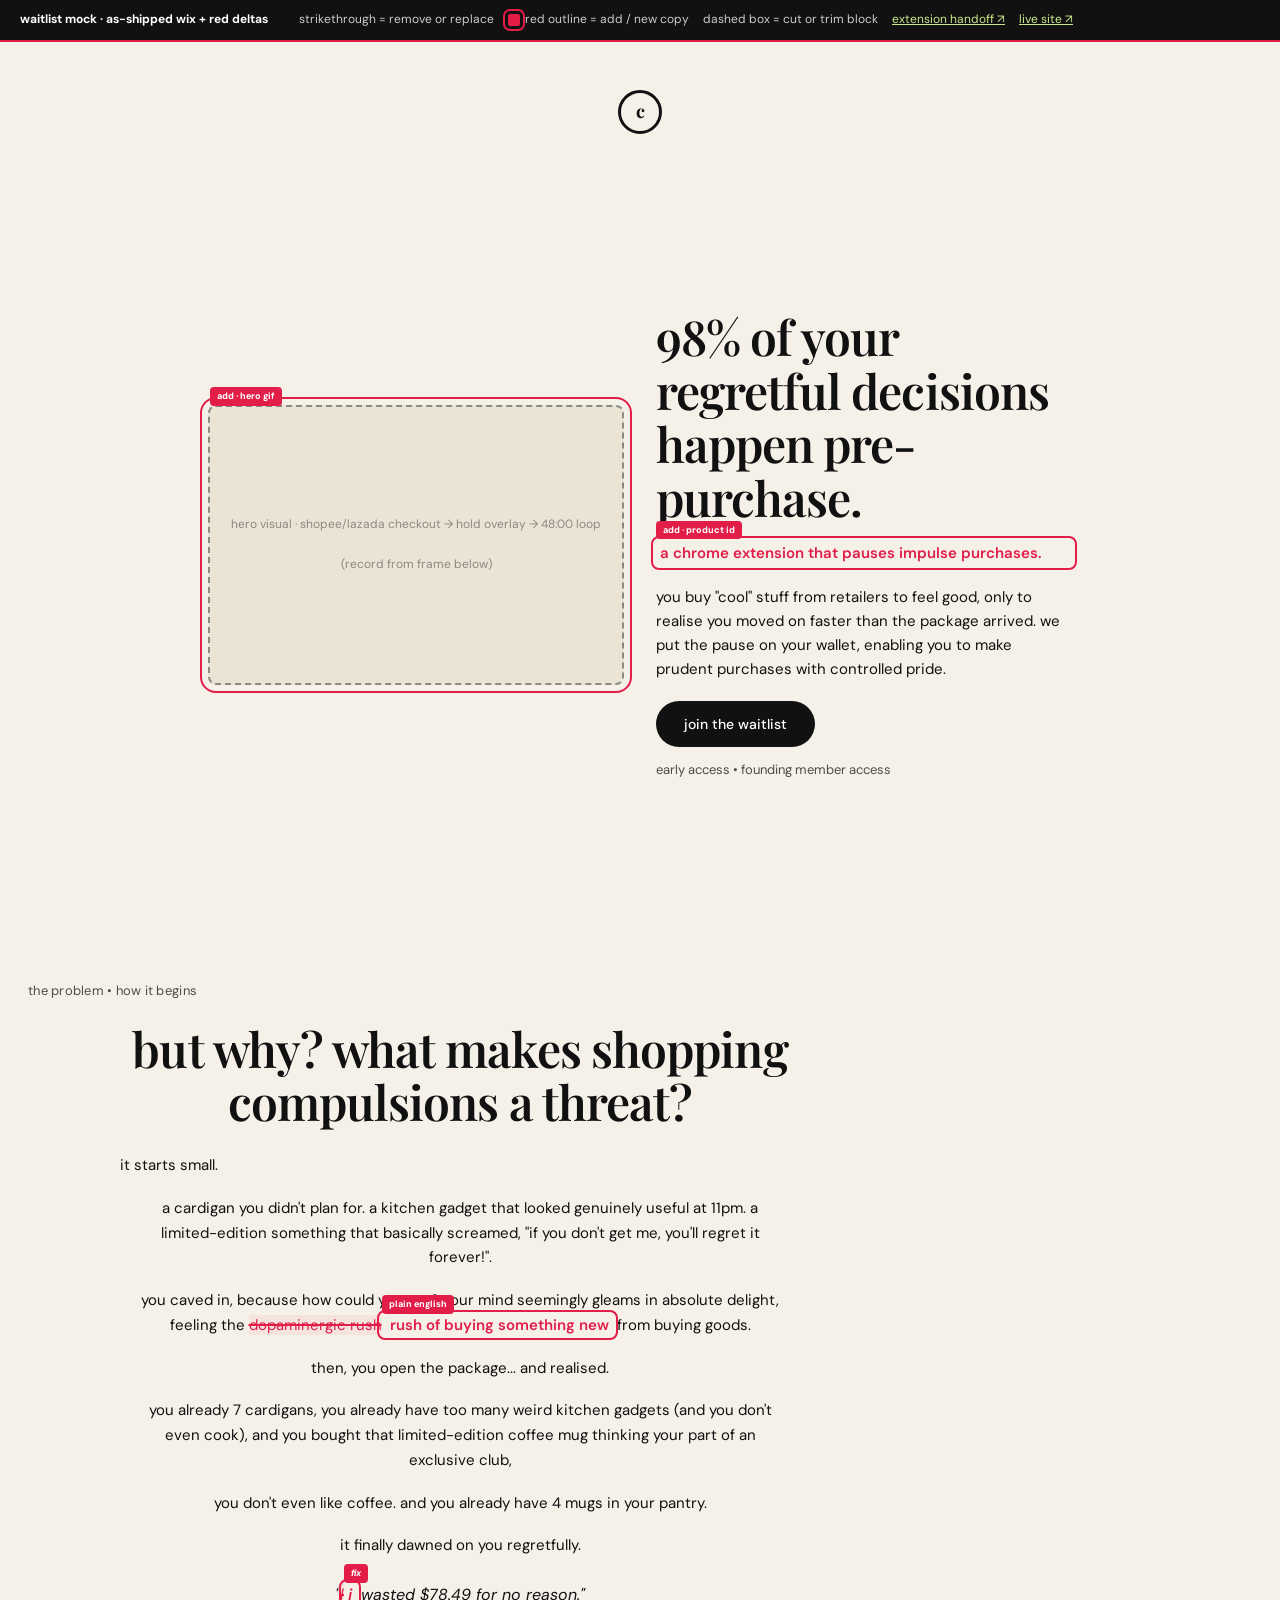
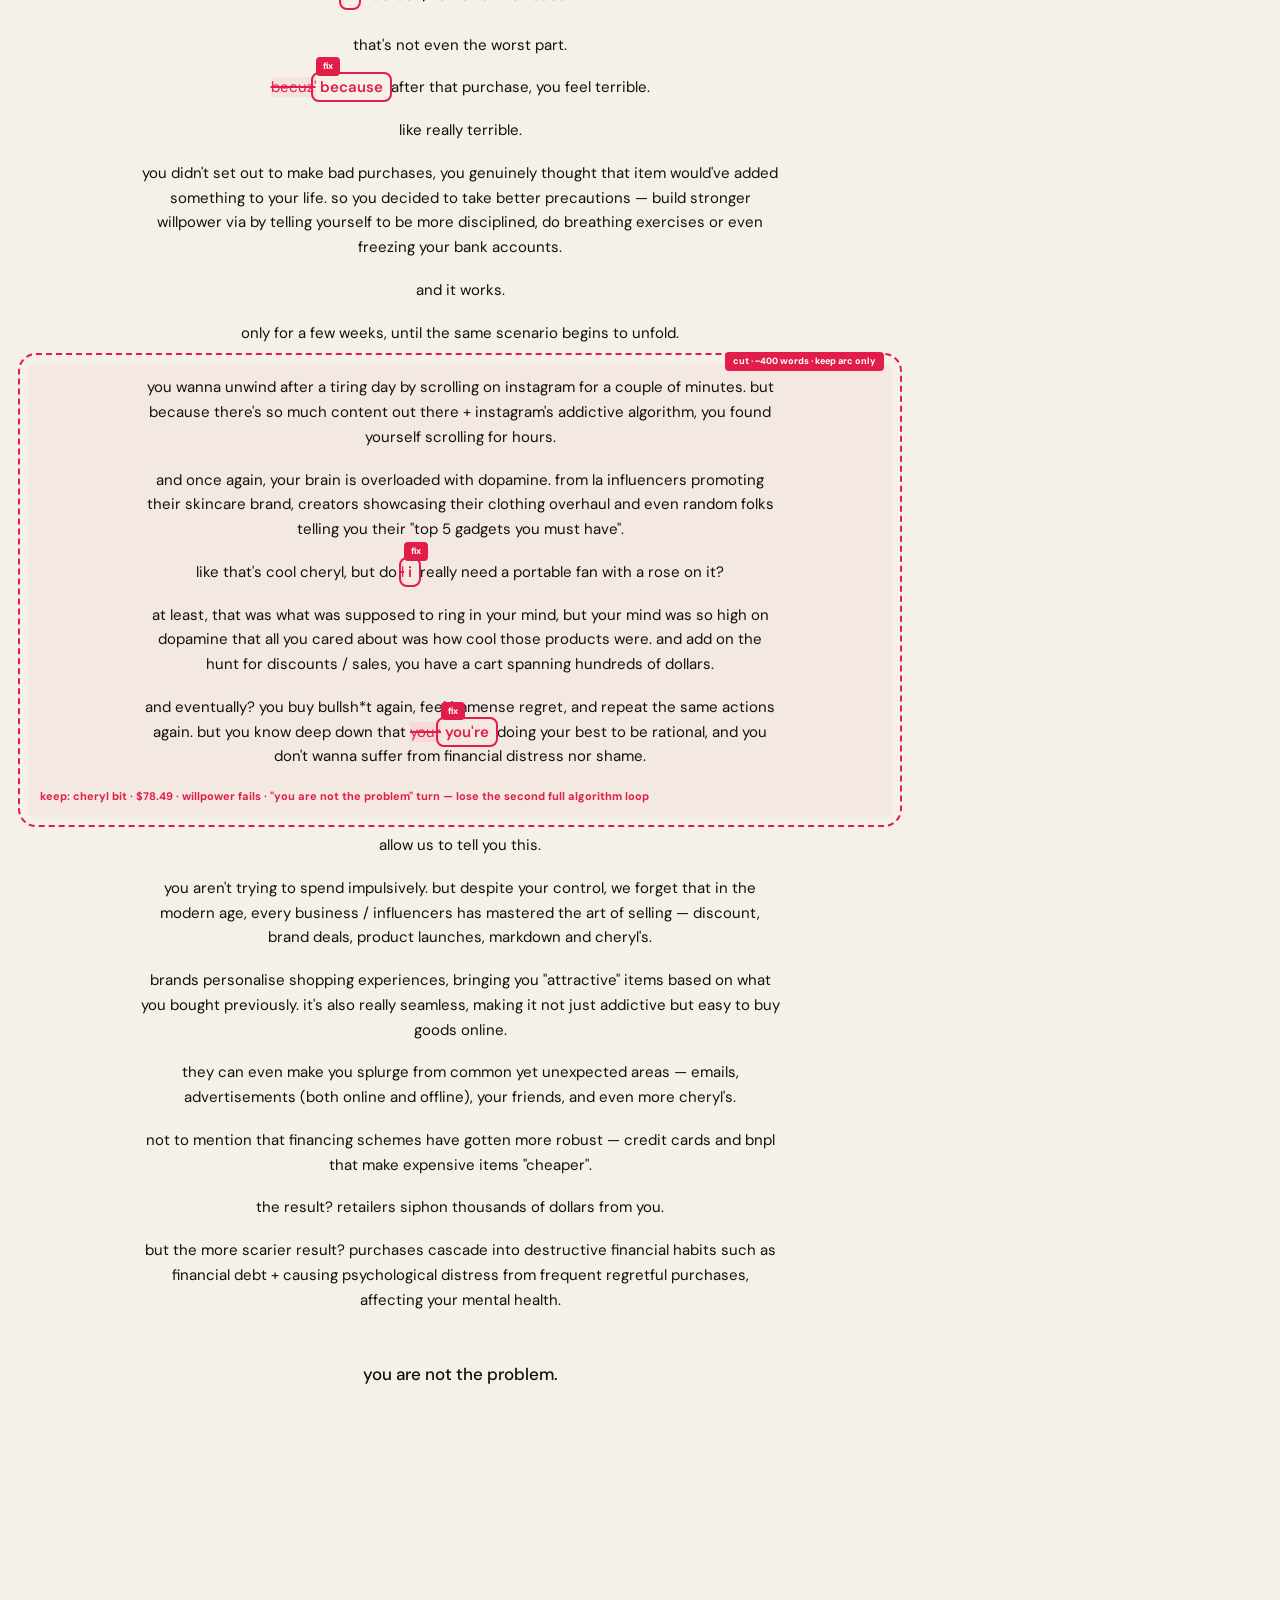
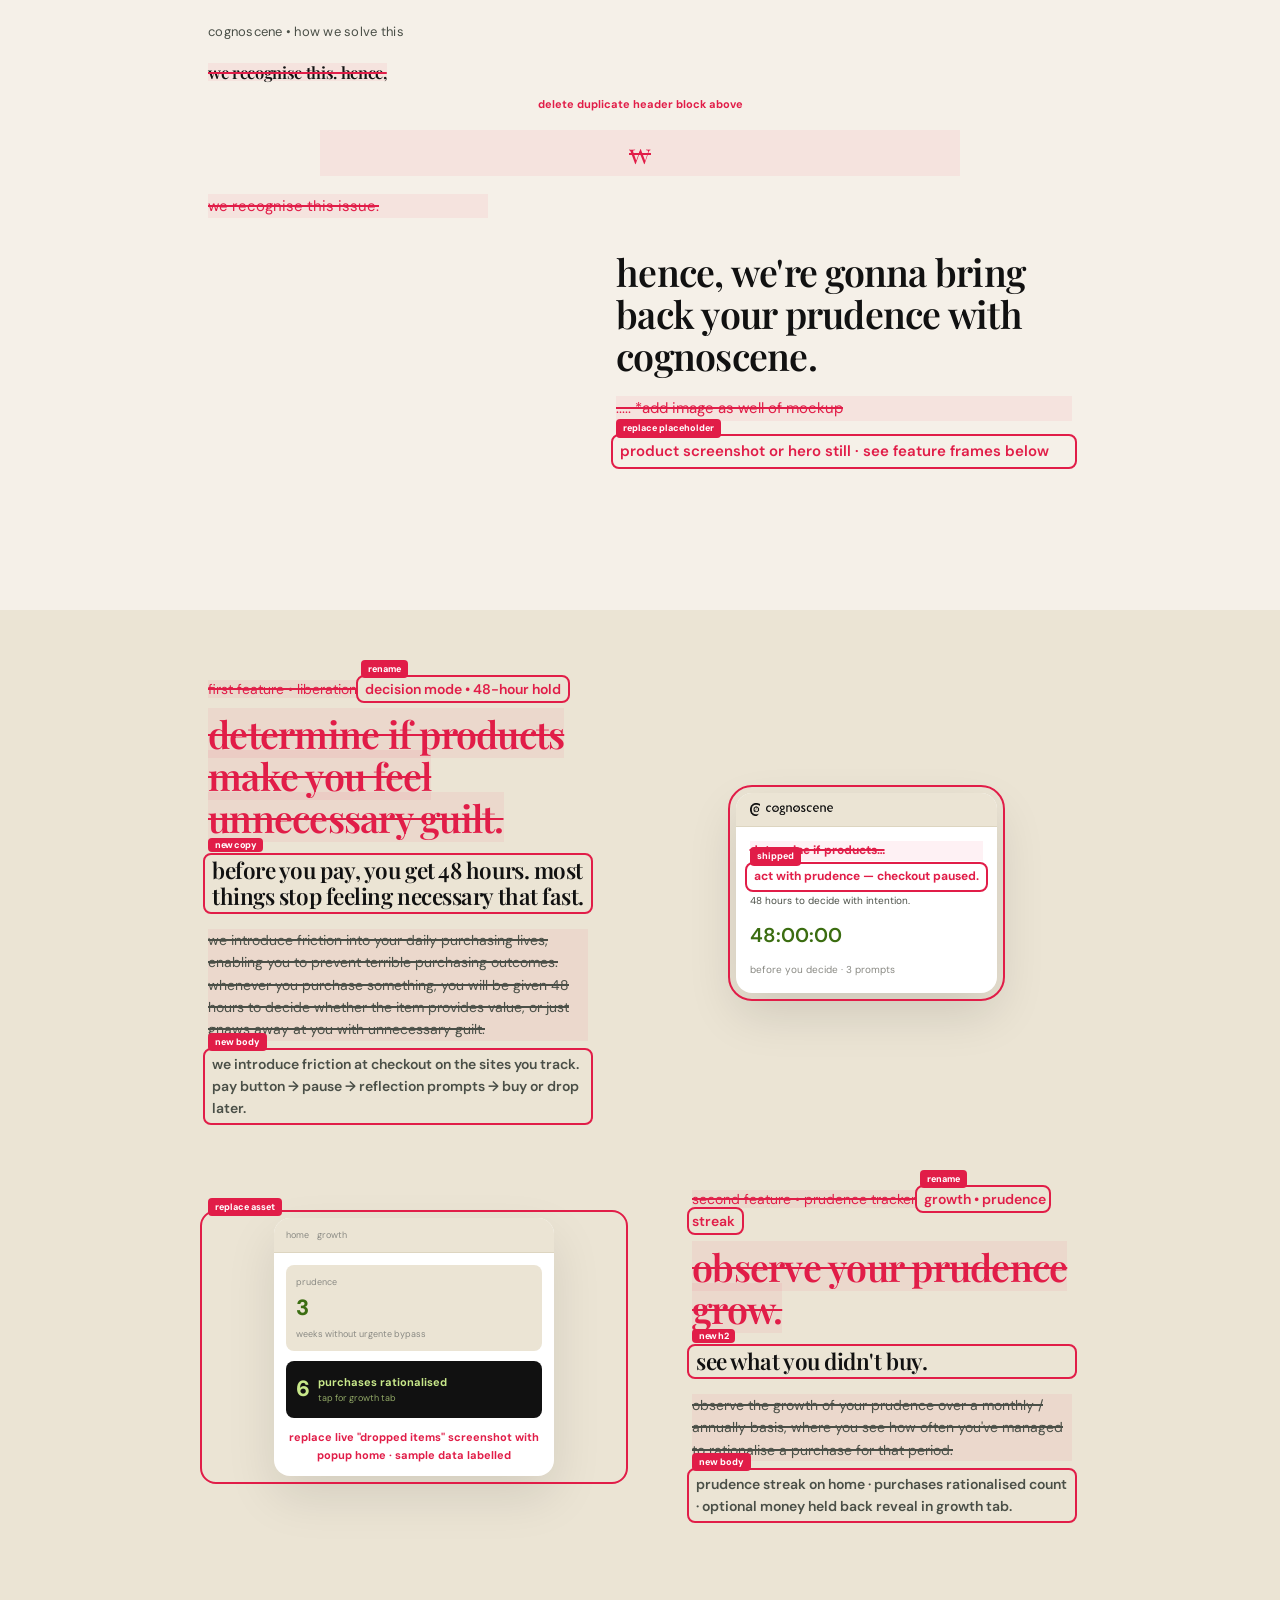
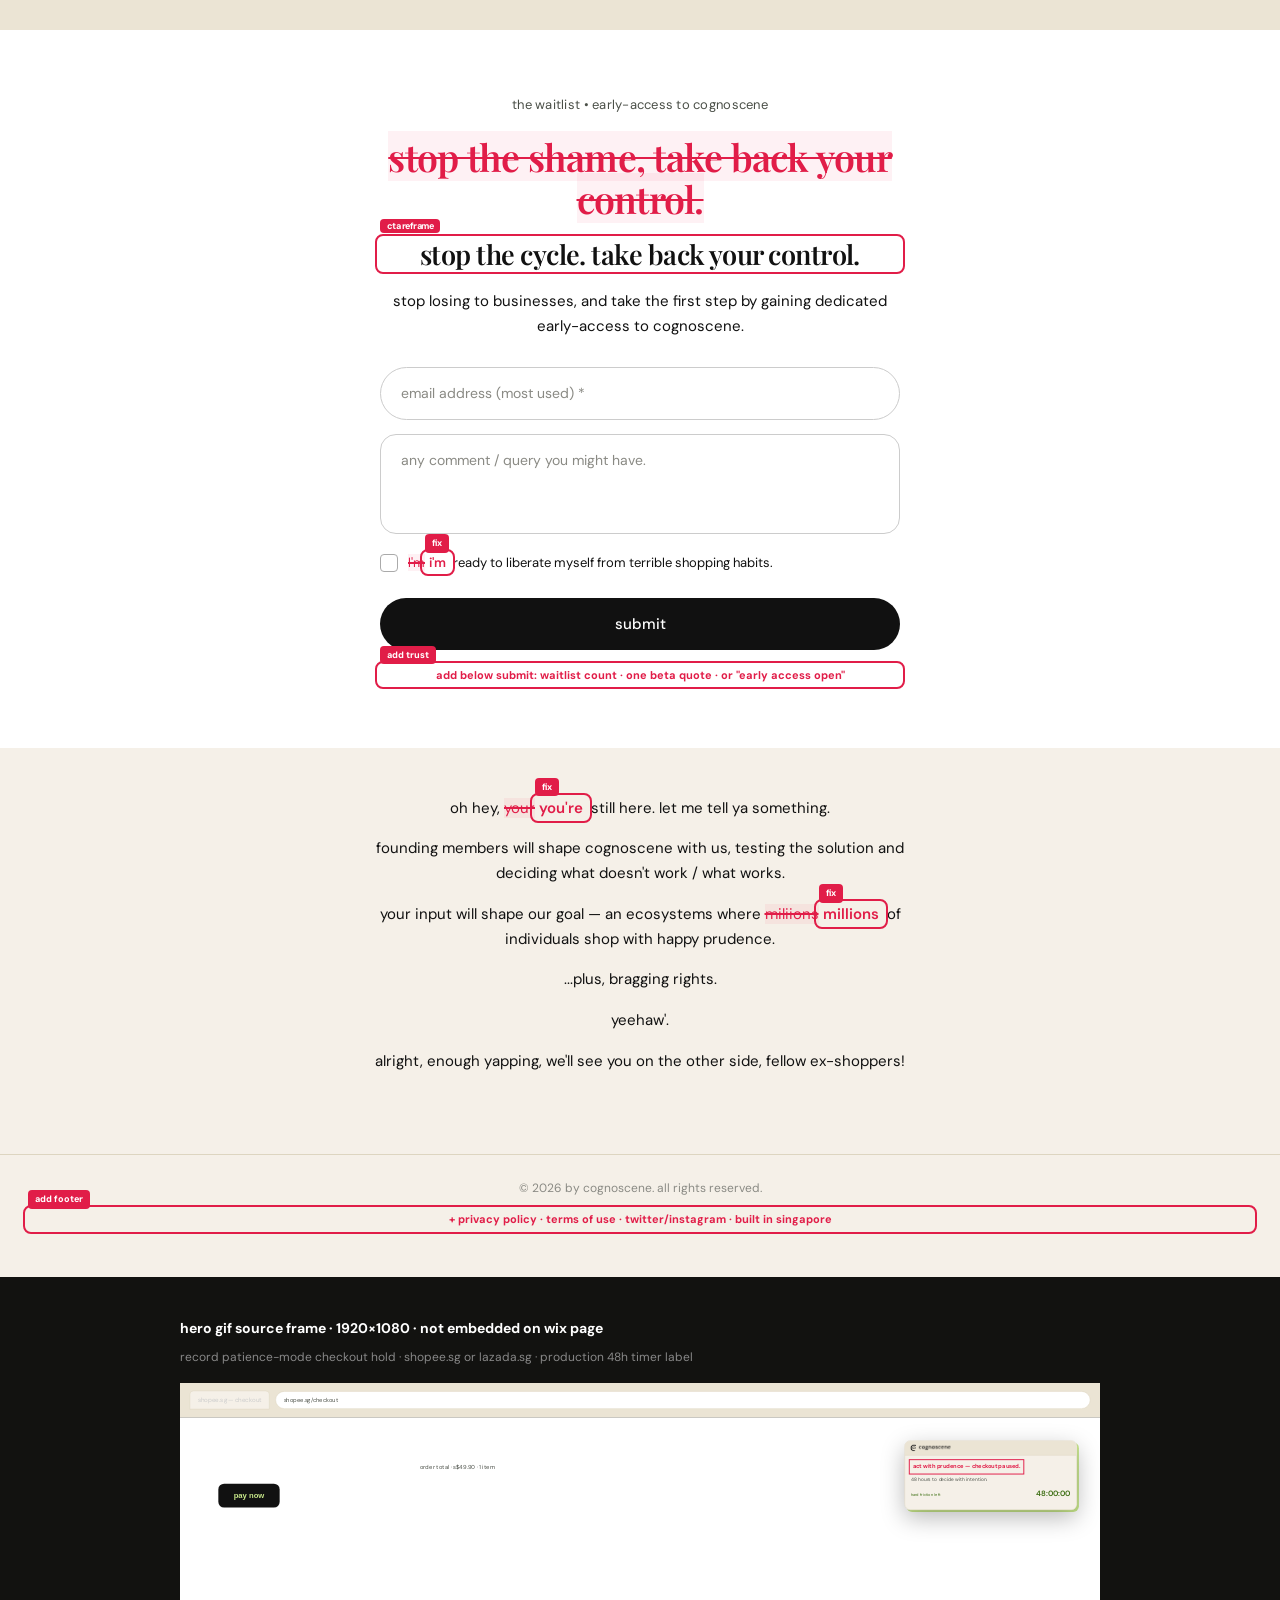
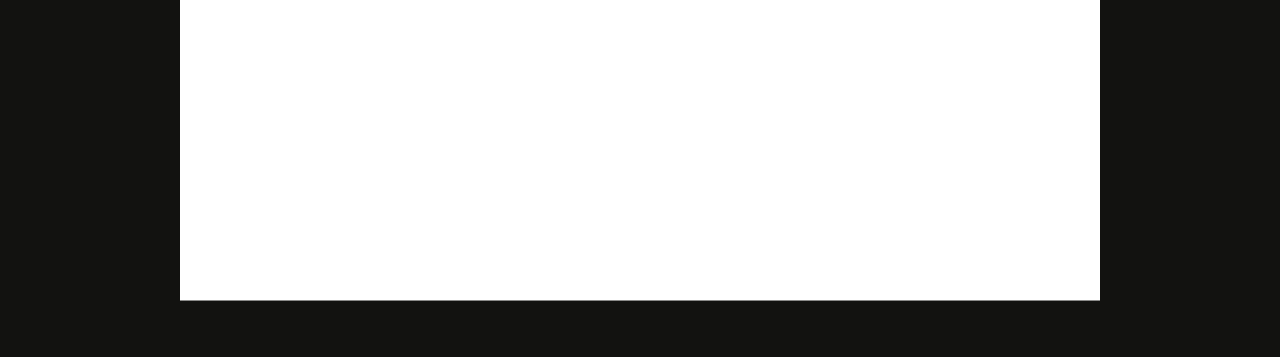
<file: mockups/waitlist.html>
<!DOCTYPE html>
<html lang="en">
<head>
  <meta charset="UTF-8" />
  <meta name="viewport" content="width=device-width, initial-scale=1" />
  <title>cognoscene · waitlist page mock · red deltas</title>
  <link rel="preconnect" href="https://fonts.googleapis.com" />
  <link rel="preconnect" href="https://fonts.gstatic.com" crossorigin />
  <link href="https://fonts.googleapis.com/css2?family=DM+Sans:ital,opsz,wght@0,9..40,400;0,9..40,500;1,9..40,400&family=Playfair+Display:ital,wght@0,600;0,700;1,600&display=swap" rel="stylesheet" />
  <link rel="stylesheet" href="mockup-artboard.css" />
  <style>
:root {
  --cream: #f5f0e8;
  --cream-2: #ebe4d4;
  --black: #111111;
  --mid: #4a4f47;
  --muted: #8a8a84;
  --line: #ddd5c0;
  --lime: #c8e88a;
  --delta: #e11d48;
  --serif: 'Playfair Display', Georgia, serif;
  --sans: 'DM Sans', system-ui, sans-serif;
}

* { box-sizing: border-box; margin: 0; padding: 0; }

html, body {
  width: auto !important;
  height: auto !important;
  min-height: 100% !important;
  overflow: auto !important;
  background: #1a1a18;
  font-family: var(--sans);
  font-size: 15px;
  line-height: 1.65;
  color: var(--black);
}

/* implementer legend — not part of wix page */
.legend {
  position: sticky;
  top: 0;
  z-index: 100;
  background: #111;
  color: #ccc;
  padding: 10px 20px;
  font-size: 12px;
  text-transform: lowercase;
  border-bottom: 2px solid var(--delta);
  display: flex;
  flex-wrap: wrap;
  gap: 14px;
  align-items: center;
}
.legend strong { color: #fff; }
.legend .tag {
  display: inline-flex;
  align-items: center;
  gap: 5px;
}
.legend .swatch {
  width: 12px;
  height: 12px;
  border-radius: 2px;
  display: inline-block;
}
.legend .swatch.add { background: var(--delta); outline: 2px solid var(--delta); }
.legend .swatch.del { background: transparent; text-decoration: line-through; color: var(--delta); }
.legend a { color: var(--lime); }

/* —— wix page clone —— */
.wix-site {
  background: var(--cream);
  color: var(--black);
  text-transform: lowercase;
}

.wix-inner {
  max-width: 920px;
  margin: 0 auto;
  padding: 48px 28px 80px;
}

.logo-row {
  text-align: center;
  margin-bottom: 48px;
}
.logo-mark {
  width: 44px;
  height: 44px;
  border-radius: 50%;
  border: 3px solid var(--black);
  display: inline-flex;
  align-items: center;
  justify-content: center;
  font-family: var(--serif);
  font-weight: 700;
  font-size: 18px;
}

.section-label {
  font-size: 13px;
  color: var(--mid);
  letter-spacing: 0.02em;
  margin-bottom: 20px;
}

h1.display, h2.display {
  font-family: var(--serif);
  font-weight: 600;
  line-height: 1.12;
  letter-spacing: -0.02em;
  text-transform: lowercase;
  color: var(--black);
}
h1.display { font-size: clamp(2rem, 5vw, 3.2rem); margin-bottom: 24px; }
h2.display { font-size: clamp(1.6rem, 4vw, 2.5rem); margin-bottom: 20px; }

.body-copy {
  font-size: 15px;
  color: var(--black);
  max-width: 640px;
  margin: 0 auto 18px;
  text-align: center;
}
.body-copy.left { text-align: left; margin-left: 0; margin-right: 0; }

.quote-line {
  font-size: 16px;
  font-style: italic;
  text-align: center;
  margin: 24px auto;
  max-width: 520px;
}

.pivot-line {
  font-size: 17px;
  font-weight: 500;
  text-align: center;
  margin: 48px auto 32px;
}

/* hero — asymmetric like live site */
.hero-block {
  display: grid;
  grid-template-columns: 1fr 1fr;
  gap: 32px;
  align-items: center;
  min-height: 340px;
  margin-bottom: 64px;
}
@media (max-width: 760px) { .hero-block { grid-template-columns: 1fr; } }

.hero-visual-slot {
  min-height: 280px;
  background: var(--cream-2);
  border: 2px dashed var(--muted);
  border-radius: 12px;
  display: flex;
  align-items: center;
  justify-content: center;
  text-align: center;
  padding: 20px;
  font-size: 12px;
  color: var(--muted);
}

.hero-right { text-align: left; }
.hero-right h1.display { margin-bottom: 16px; }
.hero-sub { font-size: 15px; line-height: 1.6; margin-bottom: 20px; color: var(--black); }
.hero-meta { font-size: 13px; color: var(--mid); margin-top: 12px; }

.btn-waitlist {
  display: inline-block;
  background: var(--black);
  color: #fff;
  border: none;
  border-radius: 999px;
  padding: 14px 28px;
  font-family: var(--sans);
  font-size: 14px;
  font-weight: 500;
  text-transform: lowercase;
  cursor: default;
}

/* red delta system */
.del {
  color: var(--delta);
  text-decoration: line-through;
  text-decoration-thickness: 2px;
  background: rgba(225, 29, 72, 0.06);
}
.add {
  color: var(--delta);
  font-weight: 600;
  outline: 2px solid var(--delta);
  outline-offset: 3px;
  padding: 0 4px;
  border-radius: 3px;
  position: relative;
}
.add-block {
  outline: 2px solid var(--delta);
  outline-offset: 6px;
  position: relative;
  border-radius: 8px;
}
.add-block::before,
.add::before {
  content: attr(data-note);
  position: absolute;
  top: -20px;
  left: 0;
  font-size: 9px;
  font-weight: 800;
  font-family: var(--sans);
  background: var(--delta);
  color: #fff;
  padding: 2px 7px;
  border-radius: 4px;
  white-space: nowrap;
  z-index: 2;
  text-transform: lowercase;
}
.add-inline-note {
  display: block;
  font-size: 11px;
  font-weight: 700;
  color: var(--delta);
  margin-top: 6px;
}
.cut-block {
  position: relative;
  outline: 2px dashed var(--delta);
  outline-offset: 8px;
  padding: 12px;
  margin: 16px 0;
  border-radius: 8px;
  background: rgba(225, 29, 72, 0.04);
}
.cut-block::before {
  content: attr(data-note);
  position: absolute;
  top: -11px;
  right: 8px;
  font-size: 9px;
  font-weight: 800;
  background: var(--delta);
  color: #fff;
  padding: 2px 8px;
  border-radius: 4px;
  text-transform: lowercase;
}

.spacer-section { margin: 72px 0; }

/* solution + features */
.solution-grid {
  display: grid;
  grid-template-columns: 1fr 1.2fr;
  gap: 28px;
  align-items: start;
  margin: 32px 0 48px;
}
@media (max-width: 760px) { .solution-grid { grid-template-columns: 1fr; } }

.feature-band {
  background: var(--cream-2);
  padding: 56px 28px;
  margin: 0 -28px;
}
.feature-band .wix-inner { padding-top: 0; padding-bottom: 0; }

.feature-row {
  display: grid;
  grid-template-columns: 1fr 1fr;
  gap: 40px;
  align-items: center;
  margin-bottom: 56px;
}
.feature-row.reverse { direction: rtl; }
.feature-row.reverse > * { direction: ltr; }
@media (max-width: 760px) {
  .feature-row, .feature-row.reverse { grid-template-columns: 1fr; direction: ltr; }
}

.feature-label { font-size: 13px; color: var(--mid); margin-bottom: 12px; }
.feature-copy { max-width: 380px; }
.feature-copy p { font-size: 14px; line-height: 1.6; color: var(--mid); margin-top: 12px; }

/* feature 1 — hold overlay mini clone */
.mock-hold {
  background: #fff;
  border-radius: 16px;
  overflow: hidden;
  box-shadow: 0 20px 50px rgba(0,0,0,0.12);
  max-width: 320px;
  margin: 0 auto;
  font-family: 'Be Vietnam Pro', var(--sans);
}
.mock-hold-head {
  background: var(--cream-2);
  padding: 10px 14px;
  display: flex;
  justify-content: space-between;
  align-items: center;
  font-size: 11px;
  border-bottom: 1px solid var(--line);
}
.mock-ui-brand {
  display: inline-flex;
  align-items: center;
  gap: 6px;
}
.mock-ui-mark {
  height: 13px;
  width: auto;
  object-fit: contain;
}
.mock-ui-wordmark {
  height: 10px;
  width: auto;
  object-fit: contain;
}
.mock-hold-body { padding: 14px; font-size: 12px; }
.mock-hold-body .hd { font-weight: 700; margin-bottom: 6px; }
.mock-hold-body .timer { color: #3b6d11; font-size: 20px; font-weight: 600; margin: 10px 0; }

/* feature 2 — savings panel clone (as on live site) */
.mock-savings {
  background: #fff;
  border-radius: 16px;
  box-shadow: 0 20px 50px rgba(0,0,0,0.1);
  max-width: 280px;
  margin: 0 auto;
  overflow: hidden;
  font-size: 11px;
}
.mock-savings-head {
  background: var(--cream-2);
  padding: 10px 12px;
  display: flex;
  gap: 8px;
  border-bottom: 1px solid var(--line);
}
.mock-savings-head span { font-size: 9px; color: var(--muted); }
.mock-savings-body { padding: 12px; }
.mock-savings-body .lbl { font-size: 9px; letter-spacing: 0.08em; color: var(--muted); margin-bottom: 8px; }
.mock-item {
  display: flex;
  gap: 10px;
  padding: 8px 0;
  border-bottom: 1px solid var(--line);
  align-items: center;
}
.mock-thumb {
  width: 36px;
  height: 36px;
  background: var(--cream-2);
  border-radius: 6px;
  flex-shrink: 0;
}
.mock-item .name { font-weight: 600; font-size: 11px; line-height: 1.3; }
.mock-item .meta { font-size: 9px; color: var(--muted); }

/* waitlist form — matches live */
.form-band {
  background: #fff;
  padding: 64px 28px;
  margin: 0;
}
.form-inner { max-width: 520px; margin: 0 auto; text-align: center; }

.form-field {
  width: 100%;
  border: 1px solid #ccc;
  border-radius: 999px;
  padding: 14px 20px;
  font-family: var(--sans);
  font-size: 14px;
  margin-bottom: 14px;
  background: #fff;
  color: var(--muted);
  text-align: left;
}
.form-field.area {
  border-radius: 16px;
  min-height: 100px;
  resize: none;
}
.form-check {
  display: flex;
  align-items: flex-start;
  gap: 10px;
  text-align: left;
  font-size: 13px;
  margin: 18px 0 24px;
  color: var(--black);
}
.form-check-box {
  width: 18px;
  height: 18px;
  border: 1px solid #aaa;
  border-radius: 4px;
  flex-shrink: 0;
  margin-top: 2px;
}
.btn-submit {
  width: 100%;
  background: var(--black);
  color: #fff;
  border: none;
  border-radius: 999px;
  padding: 16px;
  font-family: var(--sans);
  font-size: 15px;
  font-weight: 500;
  text-transform: lowercase;
}

.closing-band {
  background: var(--cream);
  padding: 48px 28px 64px;
  text-align: center;
}
.closing-band p { max-width: 560px; margin: 0 auto 16px; font-size: 15px; line-height: 1.65; }

.footer-band {
  background: var(--cream);
  padding: 24px 28px 48px;
  text-align: center;
  font-size: 12px;
  color: var(--muted);
  border-top: 1px solid var(--line);
}

/* 1920 gif frame */
.gif-section {
  background: #121210;
  padding: 40px 28px 56px;
  color: #ccc;
}
.gif-section h3 {
  font-size: 14px;
  font-weight: 700;
  text-transform: lowercase;
  color: #fff;
  margin-bottom: 8px;
  max-width: 920px;
  margin-left: auto;
  margin-right: auto;
}
.gif-section p {
  font-size: 12px;
  color: #888;
  max-width: 920px;
  margin: 0 auto 16px;
  text-transform: lowercase;
}
  </style>
</head>
<body>

  <div class="legend">
    <strong>waitlist mock · as-shipped wix + red deltas</strong>
    <span class="tag"><span class="swatch del"></span> strikethrough = remove or replace</span>
    <span class="tag"><span class="swatch add"></span> red outline = add / new copy</span>
    <span class="tag">dashed box = cut or trim block</span>
    <a href="onboarding-handoff.html">extension handoff ↗</a>
    <a href="https://cognoscene.wixsite.com/impulse-buy-validato">live site ↗</a>
  </div>

  <article class="wix-site" aria-label="wix waitlist page clone with proposed changes">

    <!-- LOGO -->
    <div class="wix-inner logo-row">
      <div class="logo-mark" aria-hidden="true">c</div>
    </div>

    <!-- HERO (live: text right, empty left) -->
    <div class="wix-inner hero-block">
      <div class="hero-visual-slot add-block" data-note="add · hero gif">
        hero visual · shopee/lazada checkout → hold overlay → 48:00 loop<br /><br />
        (record from frame below)
      </div>
      <div class="hero-right">
        <h1 class="display">98% of your regretful decisions happen pre-purchase.</h1>
        <p class="add hero-sub" data-note="add · product id">a chrome extension that pauses impulse purchases.</p>
        <p class="hero-sub">you buy "cool" stuff from retailers to feel good, only to realise you moved on faster than the package arrived. we put the pause on your wallet, enabling you to make prudent purchases with controlled pride.</p>
        <button class="btn-waitlist" type="button">join the waitlist</button>
        <p class="hero-meta">early access • founding member access</p>
      </div>
    </div>

    <!-- PROBLEM -->
    <div class="wix-inner spacer-section">
      <p class="section-label">the problem • how it begins</p>
      <h1 class="display" style="text-align:center;">but why? what makes shopping compulsions a threat?</h1>

      <p class="body-copy left" style="max-width:680px;margin-left:auto;margin-right:auto;">it starts small.</p>
      <p class="body-copy">a cardigan you didn't plan for. a kitchen gadget that looked genuinely useful at 11pm. a limited-edition something that basically screamed, "if you don't get me, you'll regret it FOREVER!".</p>
      <p class="body-copy">you caved in, because how could you not? your mind seemingly gleams in absolute delight, feeling the <span class="del">dopaminergic rush</span><span class="add" data-note="plain english"> rush of buying something new</span> from buying goods.</p>
      <p class="body-copy">then, you open the package... and realised.</p>
      <p class="body-copy">you already 7 cardigans, you already have too many weird kitchen gadgets (and you don't even cook), and you bought that limited-edition coffee mug thinking your part of an exclusive club,</p>
      <p class="body-copy">you don't even like coffee. and you already have 4 mugs in your pantry.</p>
      <p class="body-copy">it finally dawned on you regretfully.</p>
      <p class="quote-line">"<span class="del">l</span><span class="add" data-note="fix">I</span> wasted $78.49 for no reason."</p>
      <p class="body-copy">that's not even the worst part.</p>
      <p class="body-copy"><span class="del">becuz'</span><span class="add" data-note="fix">because</span> after that purchase, you feel terrible.</p>
      <p class="body-copy">like REALLY terrible.</p>
      <p class="body-copy">you didn't set out to make bad purchases, you genuinely thought that item would've added something to your life. so you decided to take better precautions — build stronger willpower via by telling yourself to be more disciplined, do breathing exercises or even freezing your bank accounts.</p>
      <p class="body-copy">and it works.</p>
      <p class="body-copy">only for a few weeks, until the same scenario begins to unfold.</p>

      <div class="cut-block" data-note="cut · ~400 words · keep arc only">
        <p class="body-copy">you wanna unwind after a tiring day by scrolling on Instagram for a couple of minutes. but because there's so much content out there + Instagram's addictive algorithm, you found yourself scrolling for hours.</p>
        <p class="body-copy">and once again, your brain is overloaded with dopamine. from LA influencers promoting their skincare brand, creators showcasing their clothing overhaul and even random folks telling you their "top 5 gadgets you must have".</p>
        <p class="body-copy">like that's cool Cheryl, but do <span class="del">l</span><span class="add" data-note="fix">I</span> really need a portable fan with a rose on it?</p>
        <p class="body-copy">at least, that was what was supposed to ring in your mind, but your mind was so high on dopamine that all you cared about was how cool those products were. and add on the hunt for discounts / sales, you have a cart spanning hundreds of dollars.</p>
        <p class="body-copy">and eventually? you buy bullsh*t again, feel immense regret, and repeat the same actions again. but you know deep down that <span class="del">your</span><span class="add" data-note="fix">you're</span> doing your best to be rational, and you don't wanna suffer from financial distress nor shame.</p>
        <span class="add-inline-note">keep: cheryl bit · $78.49 · willpower fails · "you are not the problem" turn — lose the second full algorithm loop</span>
      </div>

      <p class="body-copy">allow us to tell you this.</p>
      <p class="body-copy">you aren't trying to spend impulsively. but despite your control, we forget that in the modern age, every business / influencers has mastered the art of selling — discount, brand deals, product launches, markdown and Cheryl's.</p>
      <p class="body-copy">brands personalise shopping experiences, bringing you "attractive" items based on what you bought previously. it's also really seamless, making it not just addictive but easy to buy goods online.</p>
      <p class="body-copy">they can EVEN make you splurge from common yet unexpected areas — emails, advertisements (both online and offline), your friends, and even more Cheryl's.</p>
      <p class="body-copy">not to mention that financing schemes have gotten more robust — credit cards and BNPL that make expensive items "cheaper".</p>
      <p class="body-copy">the result? retailers siphon thousands of dollars from you.</p>
      <p class="body-copy">but the more scarier result? purchases cascade into destructive financial habits such as financial debt + causing psychological distress from frequent regretful purchases, affecting your mental health.</p>
      <p class="pivot-line">you are not the problem.</p>
    </div>

    <!-- SOLUTION (broken on live) -->
    <div class="wix-inner">
      <p class="section-label">cognoscene • how we solve this</p>

      <div class="del" style="display:inline-block;margin-bottom:8px;">
        <h2 class="display" style="font-size:1.1rem;margin:0;">we recognise this. hence,</h2>
      </div>
      <span class="add-inline-note" style="text-align:center;display:block;margin-bottom:16px;">delete duplicate header block above</span>

      <p class="del body-copy" style="font-size:28px;font-family:var(--serif);">w</p>
      <p class="del body-copy left" style="max-width:280px;">we recognise this issue.</p>

      <div class="solution-grid">
        <div></div>
        <div>
          <h2 class="display">hence, we're gonna bring back your prudence with Cognoscene.</h2>
          <p class="del body-copy left" style="text-align:left;margin-left:0;">..... *add image as well of mockuP</p>
          <p class="add body-copy left" style="text-align:left;margin-left:0;" data-note="replace placeholder">product screenshot or hero still · see feature frames below</p>
        </div>
      </div>
    </div>

    <!-- FEATURES -->
    <div class="feature-band">
      <div class="wix-inner">

        <div class="feature-row">
          <div class="feature-copy">
            <p class="feature-label"><span class="del">first feature • liberation</span> <span class="add" data-note="rename">decision mode • 48-hour hold</span></p>
            <h2 class="display"><span class="del">determine if products make you feel unnecessary guilt.</span></h2>
            <h2 class="display add" data-note="new copy" style="font-size:1.5rem;">before you pay, you get 48 hours. most things stop feeling necessary that fast.</h2>
            <p class="del">we introduce friction into your daily purchasing lives, enabling you to prevent terrible purchasing outcomes. whenever you purchase something, you will be given 48 hours to decide whether the item provides value, or just gnaws away at you with unnecessary guilt.</p>
            <p class="add" data-note="new body" style="font-size:14px;color:var(--mid);margin-top:12px;line-height:1.6;">we introduce friction at checkout on the sites you track. pay button → pause → reflection prompts → buy or drop later.</p>
          </div>
          <div class="mock-hold add-block" data-note="update overlay copy">
            <div class="mock-hold-head">
              <div class="mock-ui-brand" aria-label="cognoscene">
                <img class="mock-ui-mark" src="../assets/cognoscene-mark.png" alt="" />
                <img class="mock-ui-wordmark" src="../assets/cognoscene-wordmark.png" alt="cognoscene" />
              </div>
            </div>
            <div class="mock-hold-body">
              <div class="hd del">determine if products…</div>
              <div class="hd add" data-note="shipped">act with prudence — checkout paused.</div>
              <div style="font-size:10px;color:var(--mid);">48 hours to decide with intention.</div>
              <div class="timer">48:00:00</div>
              <div style="font-size:10px;color:var(--muted);">before you decide · 3 prompts</div>
            </div>
          </div>
        </div>

        <div class="feature-row reverse">
          <div class="feature-copy">
            <p class="feature-label"><span class="del">second feature • prudence tracker</span> <span class="add" data-note="rename">growth • prudence streak</span></p>
            <h2 class="display"><span class="del">observe your prudence grow.</span></h2>
            <h2 class="display add" data-note="new h2" style="font-size:1.5rem;">see what you didn't buy.</h2>
            <p class="del">observe the growth of your prudence over a monthly / annually basis, where you see how often you've managed to rationalise a purchase for that period.</p>
            <p class="add" data-note="new body" style="font-size:14px;color:var(--mid);margin-top:12px;line-height:1.6;">prudence streak on home · purchases rationalised count · optional money held back reveal in growth tab.</p>
          </div>
          <div class="add-block" data-note="replace asset">
            <div class="mock-savings">
              <div class="mock-savings-head">
                <span>home</span>
                <span>growth</span>
              </div>
              <div class="mock-savings-body">
                <div style="background:var(--cream-2);border-radius:8px;padding:10px;margin-bottom:10px;">
                  <div style="font-size:9px;color:var(--muted);">prudence</div>
                  <div style="font-size:22px;font-weight:800;color:#3b6d11;">3</div>
                  <div style="font-size:9px;color:var(--muted);">weeks without urgente bypass</div>
                </div>
                <div style="background:#111;color:var(--lime);border-radius:8px;padding:10px;display:flex;gap:8px;align-items:center;">
                  <div style="font-size:22px;font-weight:800;">6</div>
                  <div><div style="font-size:11px;font-weight:700;">purchases rationalised</div><div style="font-size:9px;opacity:.7;">tap for growth tab</div></div>
                </div>
                <p class="add-inline-note" style="margin-top:10px;text-align:center;">replace live "dropped items" screenshot with popup home · sample data labelled</p>
              </div>
            </div>
          </div>
        </div>

      </div>
    </div>

    <!-- WAITLIST FORM -->
    <div class="form-band">
      <div class="form-inner">
        <p class="section-label">the waitlist • early-access to cognoscene</p>
        <h2 class="display"><span class="del">stop the shame, take back your control.</span></h2>
        <h2 class="display add" data-note="cta reframe" style="font-size:1.8rem;">stop the cycle. take back your control.</h2>
        <p class="body-copy" style="margin-bottom:28px;">stop losing to businesses, and take the first step by gaining dedicated early-access to Cognoscene.</p>

        <div class="form-field">email address (most used) *</div>
        <div class="form-field area">any comment / query you might have.</div>
        <div class="form-check">
          <div class="form-check-box"></div>
          <span><span class="del">l'm</span><span class="add" data-note="fix">I'm</span> ready to liberate myself from terrible shopping habits.</span>
        </div>
        <button class="btn-submit" type="button">submit</button>
        <p class="add add-inline-note" style="text-align:center;margin-top:16px;" data-note="add trust">add below submit: waitlist count · one beta quote · or "early access open"</p>
      </div>
    </div>

    <!-- CLOSING -->
    <div class="closing-band">
      <p>oh hey, <span class="del">your</span><span class="add" data-note="fix">you're</span> still here. let me tell ya something.</p>
      <p>founding members will shape cognoscene with us, testing the solution and deciding what doesn't work / what works.</p>
      <p>your input will shape our goal — an ecosystems where <span class="del">miliions</span><span class="add" data-note="fix">millions</span> of individuals shop with happy prudence.</p>
      <p>...plus, bragging rights.</p>
      <p>yeehaw'.</p>
      <p>alright, enough yapping, we'll see you on the other side, fellow ex-shoppers!</p>
    </div>

    <!-- FOOTER -->
    <div class="footer-band">
      <p>© 2026 by Cognoscene. All rights reserved.</p>
      <p class="add add-inline-note" style="margin-top:12px;" data-note="add footer">+ privacy policy · terms of use · twitter/instagram · built in singapore</p>
    </div>

  </article>

  <!-- hero gif production frame (not on wix — for asset capture) -->
  <section class="gif-section">
    <h3>hero gif source frame · 1920×1080 · not embedded on wix page</h3>
    <p>record patience-mode checkout hold · shopee.sg or lazada.sg · production 48h timer label</p>
    <div class="artboard-stage" data-mockup-stage style="max-width:920px;margin:0 auto;">
      <div class="artboard">
        <div style="height:72px;background:#ebe4d4;border-bottom:1px solid #ddd5c0;display:flex;align-items:center;padding:0 20px;gap:12px;">
          <div style="background:#f5f0e8;border:1px solid #ddd5c0;border-radius:8px 8px 0 0;padding:8px 16px;font-size:13px;">shopee.sg — checkout</div>
          <div style="flex:1;background:#fff;border:1px solid #ddd5c0;border-radius:999px;padding:8px 16px;font-size:12px;color:#4a4f47;">shopee.sg/checkout</div>
        </div>
        <div style="position:absolute;inset:72px 0 0 0;background:rgba(45,45,42,0.34);"></div>
        <div style="background:#fff;min-height:calc(1080px - 72px);padding:40px 80px;position:relative;font-family:var(--sans);text-transform:lowercase;">
          <h3 style="font-family:var(--serif);font-size:28px;margin-bottom:8px;">checkout</h3>
          <p style="color:var(--mid);margin-bottom:24px;">order total · s$49.90 · 1 item</p>
          <button style="background:#111;color:var(--lime);border:none;border-radius:12px;padding:16px 32px;font-size:16px;font-weight:700;">pay now</button>
          <div style="position:absolute;top:48px;right:48px;width:360px;z-index:5;background:#f5f0e8;border:1px solid #ddd5c0;border-radius:12px;overflow:hidden;box-shadow:0 16px 48px rgba(0,0,0,.28),4px 4px 0 var(--lime);">
            <div style="background:#ebe4d4;padding:8px 12px;display:flex;justify-content:flex-start;align-items:center;font-size:11px;border-bottom:1px solid #ddd5c0;">
              <div class="mock-ui-brand" aria-label="cognoscene">
                <img class="mock-ui-mark" src="../assets/cognoscene-mark.png" alt="" />
                <img class="mock-ui-wordmark" src="../assets/cognoscene-wordmark.png" alt="cognoscene" />
              </div>
            </div>
            <div style="padding:12px;font-size:12px;">
              <div style="font-weight:700;color:var(--delta);outline:2px solid var(--delta);outline-offset:2px;padding:2px 4px;display:inline-block;margin-bottom:6px;">act with prudence — checkout paused.</div>
              <div style="font-size:10px;color:var(--mid);margin-bottom:8px;">48 hours to decide with intention.</div>
              <div style="display:flex;justify-content:space-between;align-items:baseline;margin:8px 0;">
                <span style="font-size:8px;color:#3b6d11;">hard friction left</span>
                <span style="font-size:16px;color:#3b6d11;font-weight:600;">48:00:00</span>
              </div>
            </div>
          </div>
        </div>
      </div>
    </div>
  </section>

  <script src="mockup-artboard.js"></script>
</body>
</html>
</file>
<file: assets/legal.css>
:root {
  --cream: #f5f0e8;
  --black: #111;
  --mid: #4a4f47;
  --muted: #8a8a84;
  --line: #ddd5c0;
  --lime: #c8e88a;
}

*, *::before, *::after { box-sizing: border-box; }

body {
  font-family: 'Be Vietnam Pro', system-ui, sans-serif;
  background: var(--cream);
  color: var(--black);
  text-transform: lowercase;
  line-height: 1.65;
  margin: 0;
  padding: 48px 20px 64px;
  font-size: 15px;
  -webkit-font-smoothing: antialiased;
}

.wrap {
  max-width: 680px;
  margin: 0 auto;
}

.back {
  display: inline-block;
  margin-bottom: 28px;
  font-size: 14px;
  color: var(--mid);
  text-decoration: none;
}

.back:hover { text-decoration: underline; }

h1 {
  font-family: 'Times New Roman', Times, serif;
  font-weight: 400;
  letter-spacing: -0.05em;
  margin: 0 0 8px;
  font-size: clamp(1.75rem, 4vw, 2.25rem);
}

.legal-meta {
  font-size: 13px;
  color: var(--muted);
  margin-bottom: 28px;
}

.legal-notice {
  background: transparent;
  border-top: 4px solid var(--lime);
  border-radius: 12px;
  padding: 14px 16px;
  font-size: 13px;
  color: var(--mid);
  margin-bottom: 32px;
}

h2 {
  font-size: 1rem;
  font-weight: 800;
  margin: 32px 0 12px;
  color: var(--black);
}

p, li {
  color: var(--mid);
  font-size: 15px;
  margin-bottom: 12px;
}

ul, ol {
  padding-left: 1.25rem;
  margin-bottom: 16px;
}

a { color: var(--black); }

.footer-legal {
  margin-top: 40px;
  padding-top: 24px;
  border-top: 1px solid var(--line);
  font-size: 13px;
  color: var(--muted);
}

.footer-legal a { color: var(--mid); margin-right: 12px; }

@media (max-width: 760px) {
  body { padding: 32px 16px 48px; }
}
</file>
<file: mockups/mockup-artboard.css>
/**
 * Baseline layout for 1920×1080 browser mockup frames.
 * Always pair with mockup-artboard.js — see static-mockup-fidelity.mdc §13–17.
 * Page-specific mockups may override borders/shadows; do not remove absolute + visible.
 */
.artboard-stage,
.chrome-stage,
[data-mockup-stage],
#frameLightboxStage {
  position: relative;
  aspect-ratio: 16 / 9;
  overflow: hidden;
}

.artboard-stage > .artboard,
.chrome-stage > .chrome-canvas,
[data-mockup-stage] > .artboard,
[data-mockup-stage] > .chrome-canvas,
#frameLightboxStage > .artboard {
  position: absolute;
  top: 0;
  left: 0;
  width: 1920px;
  height: 1080px;
  transform-origin: top left;
  transform: scale(0.55);
  overflow: visible;
}
</file>
